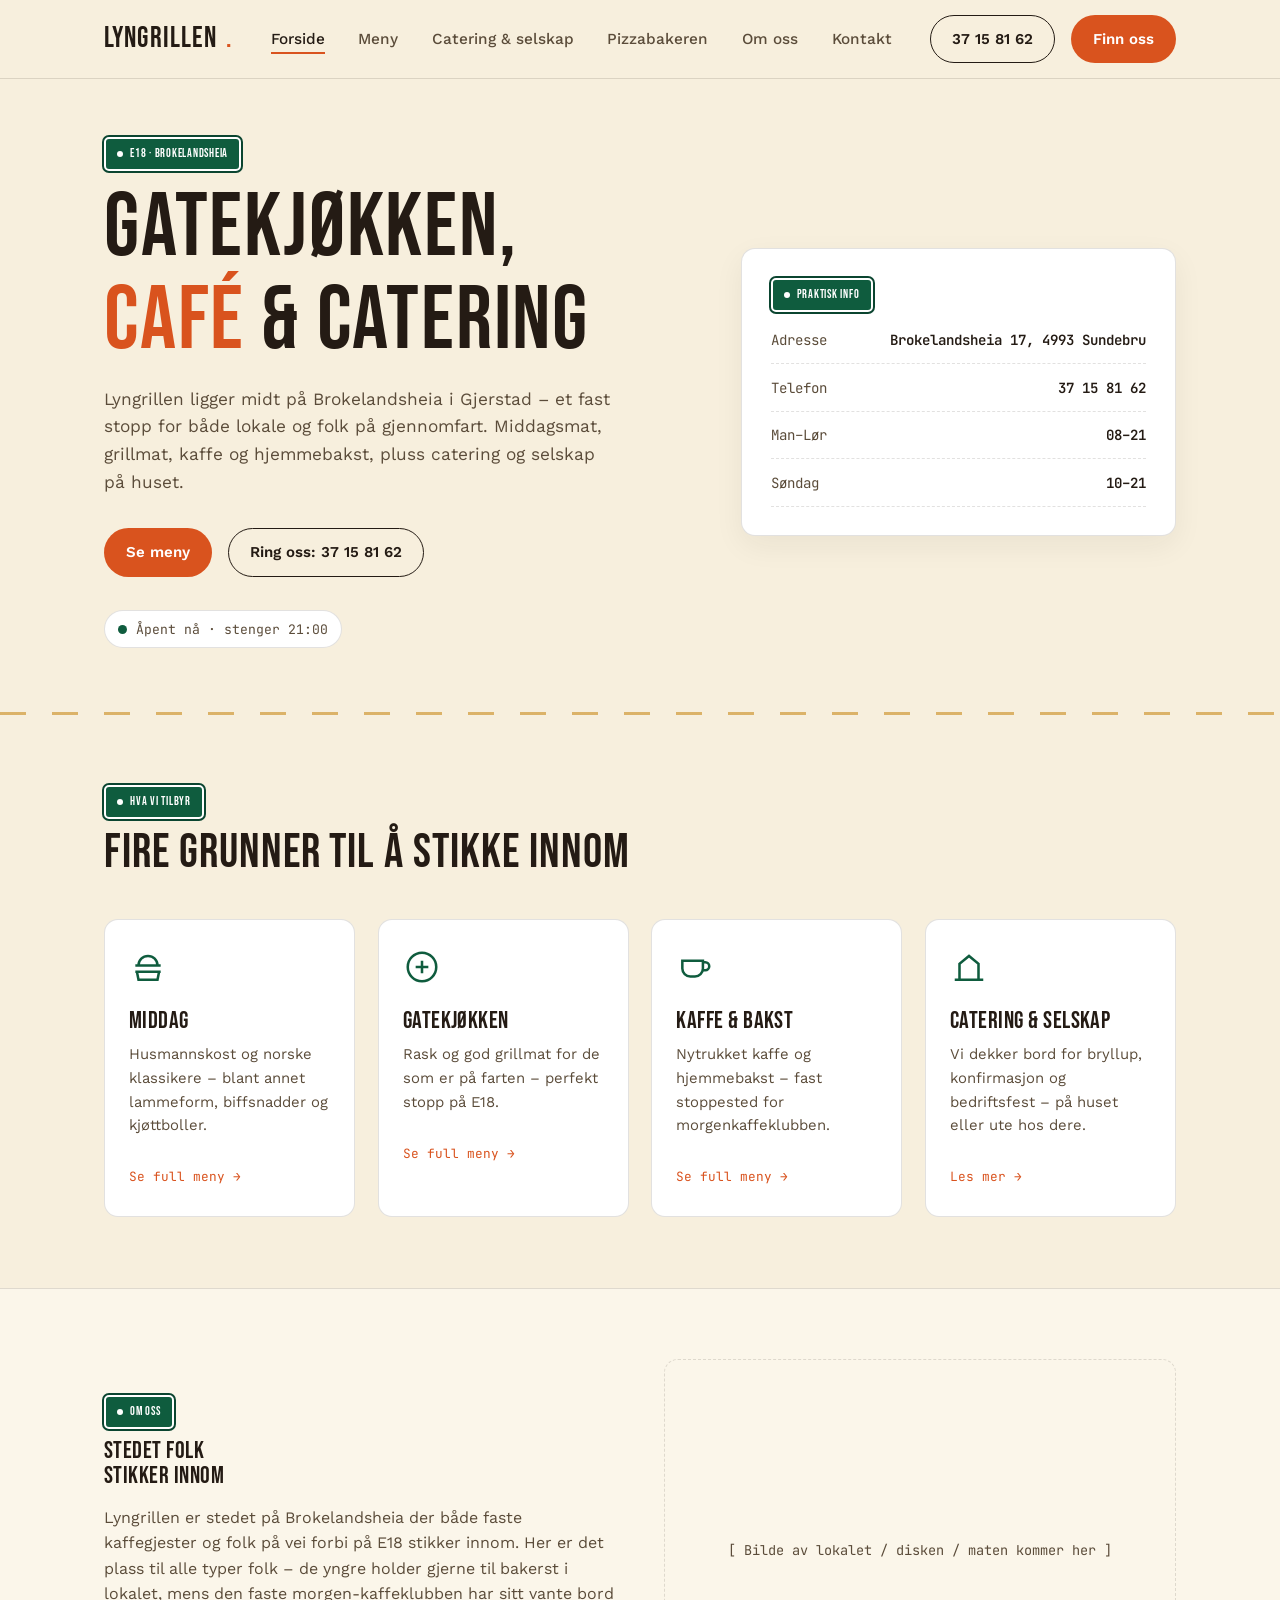
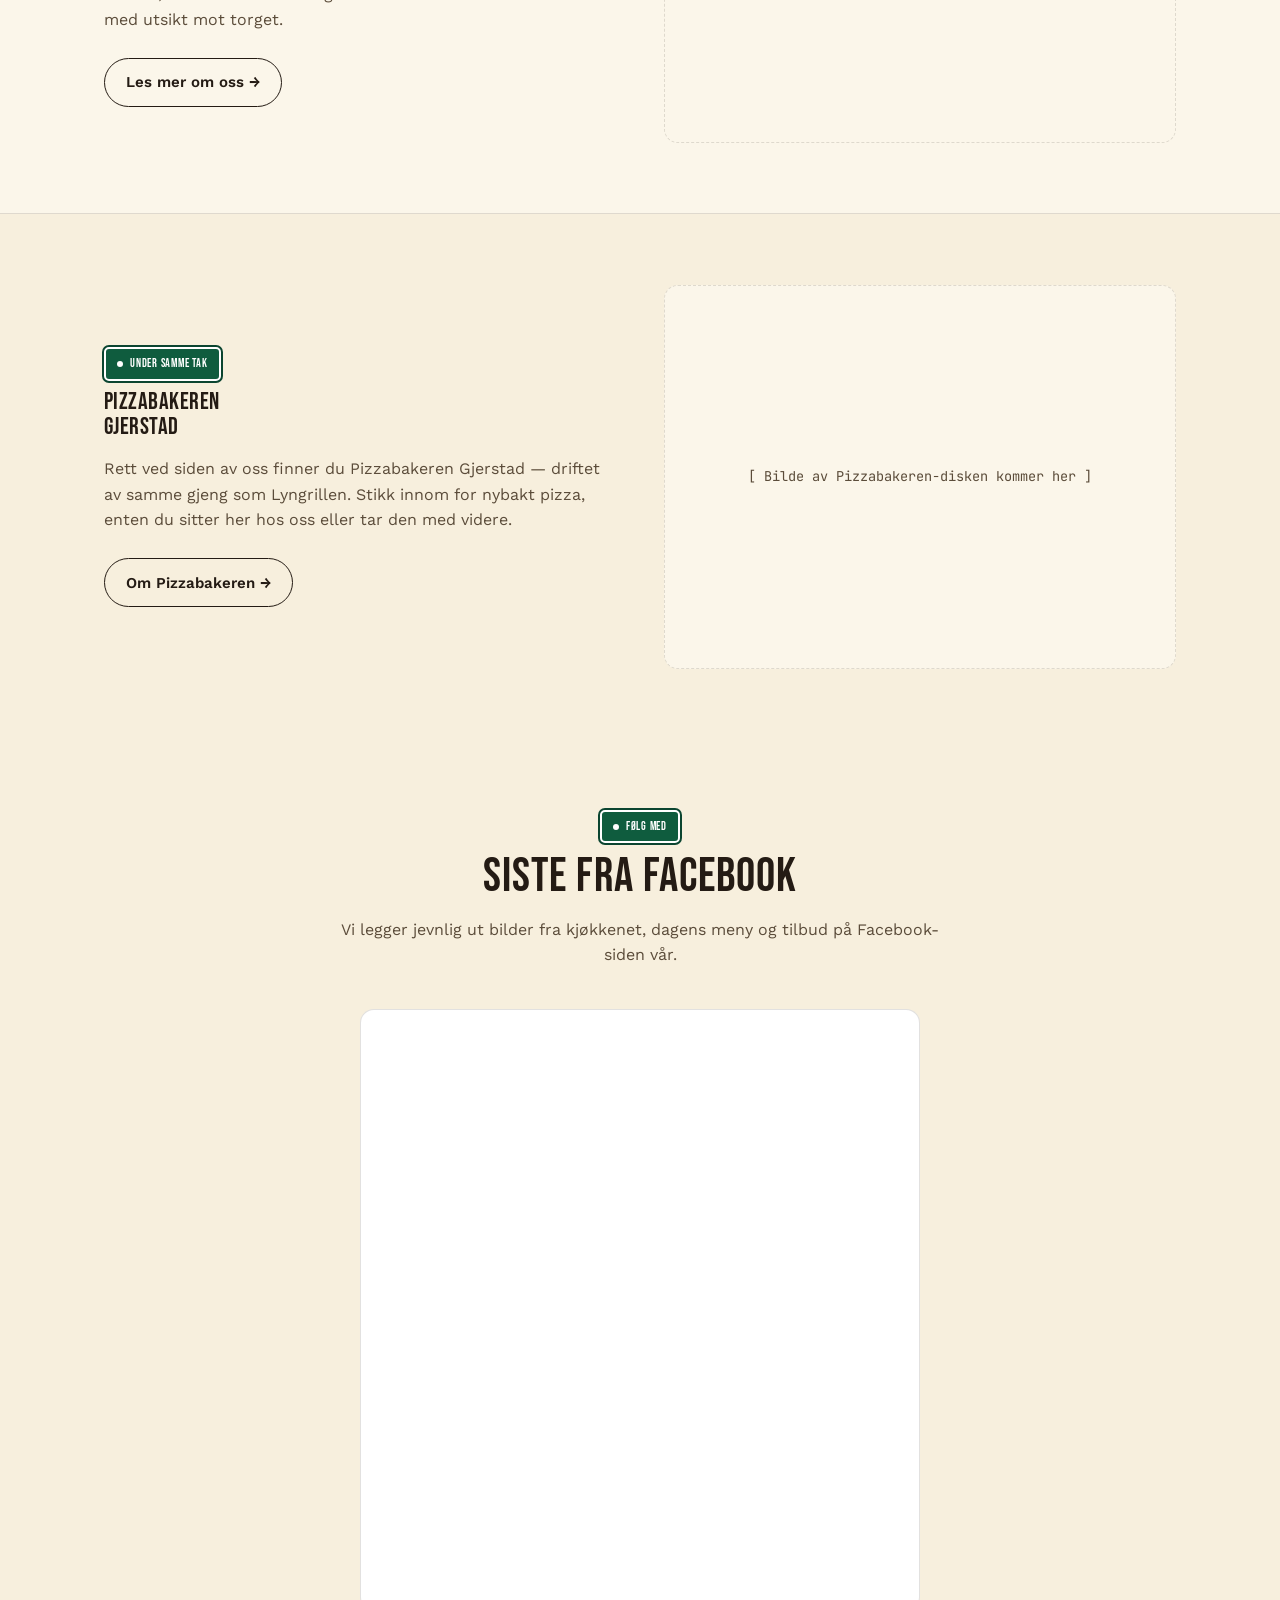
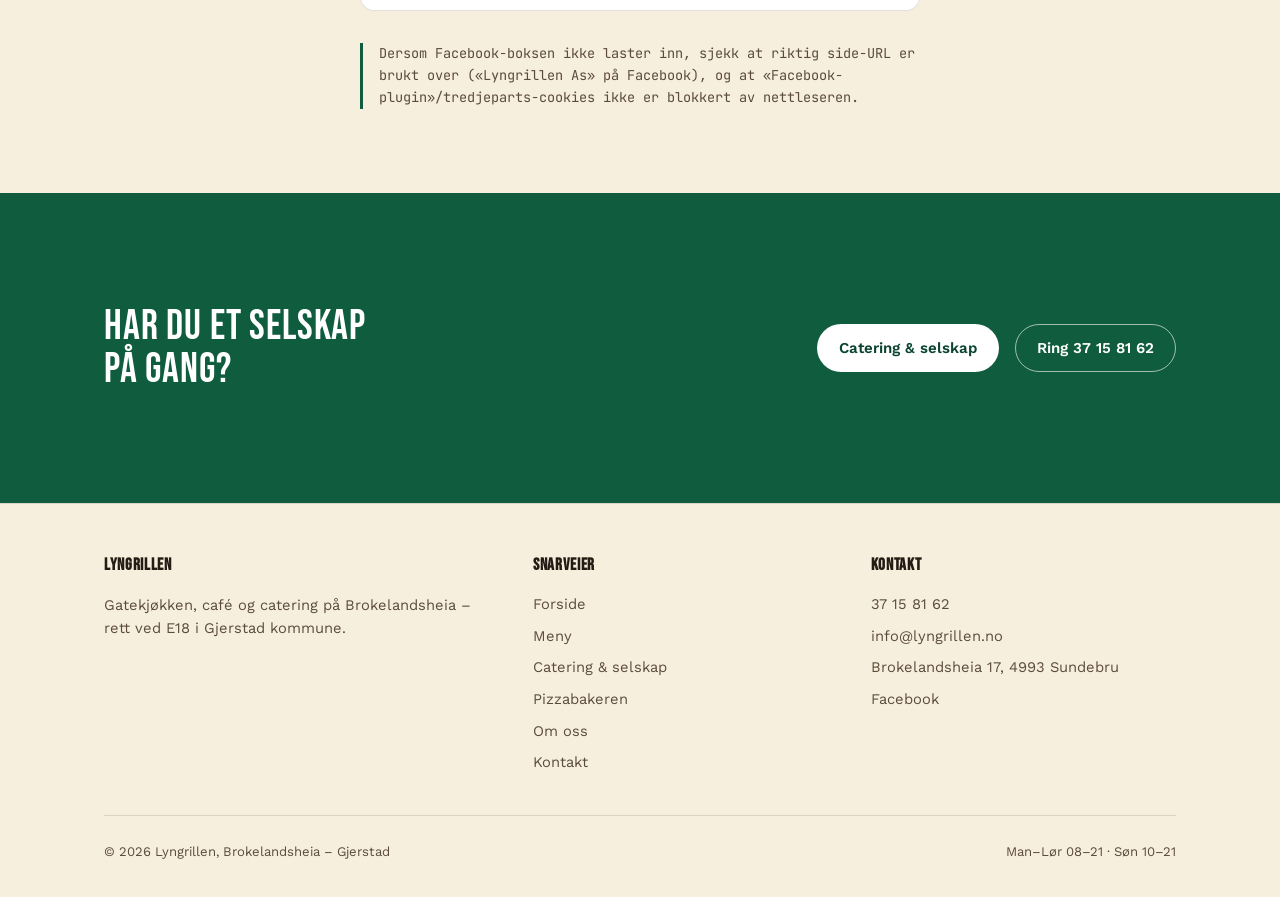
<file: index.html>
<!DOCTYPE html>
<html lang="no">
<head>
<meta charset="UTF-8">
<meta name="viewport" content="width=device-width, initial-scale=1.0">
<title>Lyngrillen – Gatekjøkken, Café &amp; Catering på Brokelandsheia</title>
<meta name="description" content="Lyngrillen på Brokelandsheia i Gjerstad – gatekjøkken, middagsmeny, kaffe og catering rett ved E18. Åpent 08–21 (10–21 på søndag).">

<link rel="icon" href="data:image/svg+xml,<svg xmlns=%22http://www.w3.org/2000/svg%22 viewBox=%220 0 100 100%22><circle cx=%2250%22 cy=%2250%22 r=%2250%22 fill=%22%23F7EFDD%22/><path d=%22M50 18c4 10-8 14-8 24 0 7 5 12 12 12 8 0 13-6 13-13 0-6-3-9-3-9s6 3 6 13c0 12-10 21-22 21S26 65 26 53c0-16 14-19 14-28 0-4-2-6-2-6s7 1 12 -1z%22 fill=%22%23D9531E%22/></svg>">

<link rel="preconnect" href="https://fonts.googleapis.com">
<link rel="preconnect" href="https://fonts.gstatic.com" crossorigin>
<link href="https://fonts.googleapis.com/css2?family=Bebas+Neue&family=Work+Sans:wght@400;500;600;700&family=JetBrains+Mono:wght@400;600&display=swap" rel="stylesheet">
<link rel="stylesheet" href="css/styles.css">
</head>
<body>

<header>
  <nav class="wrap">
    <a href="index.html" class="logo">LYNGRILLEN<span>.</span></a>
    <ul class="navlinks" id="navlinks">
      <li><a href="index.html" class="active">Forside</a></li>
      <li><a href="meny.html">Meny</a></li>
      <li><a href="catering.html">Catering &amp; selskap</a></li>
      <li><a href="pizzabakeren.html">Pizzabakeren</a></li>
      <li><a href="om-oss.html">Om oss</a></li>
      <li><a href="kontakt.html">Kontakt</a></li>
    </ul>
    <div class="navcta">
      <a href="tel:+4737158162" class="btn btn-ghost">37 15 81 62</a>
      <a href="kontakt.html" class="btn btn-primary">Finn oss</a>
      <button class="burger" id="burgerBtn" aria-label="Åpne meny" aria-expanded="false">☰</button>
    </div>
  </nav>
</header>

<main>

  <!-- ============ HERO ============ -->
  <section class="hero">
    <div class="wrap hero-inner">
      <div>
        <span class="signpost">E18 · Brokelandsheia</span>
        <h1>GATEKJØKKEN,<br><em>CAFÉ</em> &amp; CATERING</h1>
        <p class="hero-tag">Lyngrillen ligger midt på Brokelandsheia i Gjerstad – et fast stopp for både lokale og folk på gjennomfart. Middagsmat, grillmat, kaffe og hjemmebakst, pluss catering og selskap på huset.</p>
        <div class="hero-actions">
          <a href="meny.html" class="btn btn-primary">Se meny</a>
          <a href="tel:+4737158162" class="btn btn-ghost">Ring oss: 37 15 81 62</a>
        </div>
        <div class="status-badge">
          <span class="status-dot" id="statusDot"></span>
          <span id="statusText">Sjekker åpningstider …</span>
        </div>
      </div>

      <div class="hero-card">
        <span class="signpost">Praktisk info</span>
        <ul>
          <li><span>Adresse</span><span>Brokelandsheia 17, 4993 Sundebru</span></li>
          <li><span>Telefon</span><span>37 15 81 62</span></li>
          <li><span>Man–Lør</span><span>08–21</span></li>
          <li><span>Søndag</span><span>10–21</span></li>
        </ul>
      </div>
    </div>
  </section>

  <div class="roadline"></div>

  <!-- ============ SNARVEIER ============ -->
  <section>
    <div class="wrap">
      <div class="section-head">
        <span class="signpost">Hva vi tilbyr</span>
        <h2>Fire grunner til å stikke innom</h2>
      </div>

      <div class="card-grid">
        <div class="card">
          <svg class="icon" viewBox="0 0 24 24" fill="none" stroke="currentColor" stroke-width="1.6"><path d="M4 11h16M4 15h16M6 11a6 6 0 0112 0M5 15l1 5h12l1-5"/></svg>
          <h3>Middag</h3>
          <p>Husmannskost og norske klassikere – blant annet lammeform, biffsnadder og kjøttboller.</p>
          <a href="meny.html" class="card-link">Se full meny →</a>
        </div>
        <div class="card">
          <svg class="icon" viewBox="0 0 24 24" fill="none" stroke="currentColor" stroke-width="1.6"><circle cx="12" cy="12" r="9"/><path d="M8 12h8M12 8v8"/></svg>
          <h3>Gatekjøkken</h3>
          <p>Rask og god grillmat for de som er på farten – perfekt stopp på E18.</p>
          <a href="meny.html" class="card-link">Se full meny →</a>
        </div>
        <div class="card">
          <svg class="icon" viewBox="0 0 24 24" fill="none" stroke="currentColor" stroke-width="1.6"><path d="M4 8h13v5a5 5 0 01-5 5H9a5 5 0 01-5-5V8zM17 9h1.5a2.5 2.5 0 010 5H17"/></svg>
          <h3>Kaffe &amp; bakst</h3>
          <p>Nytrukket kaffe og hjemmebakst – fast stoppested for morgenkaffeklubben.</p>
          <a href="meny.html" class="card-link">Se full meny →</a>
        </div>
        <div class="card">
          <svg class="icon" viewBox="0 0 24 24" fill="none" stroke="currentColor" stroke-width="1.6"><path d="M3 20h18M6 20V10l6-5 6 5v10"/></svg>
          <h3>Catering &amp; selskap</h3>
          <p>Vi dekker bord for bryllup, konfirmasjon og bedriftsfest – på huset eller ute hos dere.</p>
          <a href="catering.html" class="card-link">Les mer →</a>
        </div>
      </div>
    </div>
  </section>

  <!-- ============ OM OSS TEASER ============ -->
  <section class="section-alt">
    <div class="wrap split">
      <div class="split-text">
        <span class="signpost">Om oss</span>
        <h2 style="margin-top:0.6rem;">Stedet folk<br>stikker innom</h2>
        <p>Lyngrillen er stedet på Brokelandsheia der både faste kaffegjester og folk på vei forbi på E18 stikker innom. Her er det plass til alle typer folk – de yngre holder gjerne til bakerst i lokalet, mens den faste morgen-kaffeklubben har sitt vante bord med utsikt mot torget.</p>
        <div class="hero-actions" style="margin-top:1.6rem;">
          <a href="om-oss.html" class="btn btn-ghost">Les mer om oss →</a>
        </div>
      </div>
      <div class="split-media">
        [ Bilde av lokalet / disken / maten kommer her ]
      </div>
    </div>
  </section>

  <!-- ============ PIZZABAKEREN TEASER ============ -->
  <section>
    <div class="wrap split reverse">
      <div class="split-media">
        [ Bilde av Pizzabakeren-disken kommer her ]
      </div>
      <div class="split-text">
        <span class="signpost">Under samme tak</span>
        <h2 style="margin-top:0.6rem;">Pizzabakeren<br>Gjerstad</h2>
        <p>Rett ved siden av oss finner du Pizzabakeren Gjerstad — driftet av samme gjeng som Lyngrillen. Stikk innom for nybakt pizza, enten du sitter her hos oss eller tar den med videre.</p>
        <div class="hero-actions" style="margin-top:1.6rem;">
          <a href="pizzabakeren.html" class="btn btn-ghost">Om Pizzabakeren →</a>
        </div>
      </div>
    </div>
  </section>

  <!-- ============ FACEBOOK ============ -->
  <section class="fb-section">
    <div class="wrap">
      <div class="section-head" style="margin-left:auto;margin-right:auto;text-align:center;">
        <span class="signpost">Følg med</span>
        <h2>Siste fra Facebook</h2>
        <p>Vi legger jevnlig ut bilder fra kjøkkenet, dagens meny og tilbud på Facebook-siden vår.</p>
      </div>
      <div class="fb-embed-wrap">
        <iframe
          src="https://www.facebook.com/plugins/page.php?href=https%3A%2F%2Fwww.facebook.com%2Fp%2FLyngrillen-As-100054392205674%2F&tabs=timeline&width=560&height=600&small_header=false&adapt_container_width=true&hide_cover=false&show_facepile=true"
          width="560" height="600"
          style="border:none;overflow:hidden;"
          scrolling="no" frameborder="0"
          allowfullscreen="true"
          allow="autoplay; clipboard-write; encrypted-media; picture-in-picture; web-share">
        </iframe>
      </div>
      <p class="note-box" style="text-align:left; max-width:560px; margin-left:auto; margin-right:auto;">Dersom Facebook-boksen ikke laster inn, sjekk at riktig side-URL er brukt over («Lyngrillen As» på Facebook), og at «Facebook-plugin»/tredjeparts-cookies ikke er blokkert av nettleseren.</p>
    </div>
  </section>

  <!-- ============ CTA-STRIPE ============ -->
  <section class="cta-strip">
    <div class="wrap">
      <h2>Har du et selskap<br>på gang?</h2>
      <div class="hero-actions" style="margin-top:0;">
        <a href="catering.html" class="btn btn-primary">Catering &amp; selskap</a>
        <a href="tel:+4737158162" class="btn btn-ghost">Ring 37 15 81 62</a>
      </div>
    </div>
  </section>

</main>

<footer>
  <div class="wrap">
    <div class="footer-grid">
      <div>
        <h5>LYNGRILLEN</h5>
        <p>Gatekjøkken, café og catering på Brokelandsheia – rett ved E18 i Gjerstad kommune.</p>
      </div>
      <div>
        <h5>Snarveier</h5>
        <a href="index.html">Forside</a>
        <a href="meny.html">Meny</a>
        <a href="catering.html">Catering &amp; selskap</a>
        <a href="pizzabakeren.html">Pizzabakeren</a>
        <a href="om-oss.html">Om oss</a>
        <a href="kontakt.html">Kontakt</a>
      </div>
      <div>
        <h5>Kontakt</h5>
        <a href="tel:+4737158162">37 15 81 62</a>
        <a href="mailto:info@lyngrillen.no">info@lyngrillen.no</a>
        <a href="https://www.google.com/maps/search/?api=1&query=Lyngrillen+Brokelandsheia" target="_blank" rel="noopener">Brokelandsheia 17, 4993 Sundebru</a>
        <a href="https://www.facebook.com/p/Lyngrillen-As-100054392205674/" target="_blank" rel="noopener">Facebook</a>
      </div>
    </div>
    <div class="footer-bottom">
      <span>© <span class="js-year"></span> Lyngrillen, Brokelandsheia – Gjerstad</span>
      <span>Man–Lør 08–21 · Søn 10–21</span>
    </div>
  </div>
</footer>

<script src="js/script.js"></script>
</body>
</html>
</file>
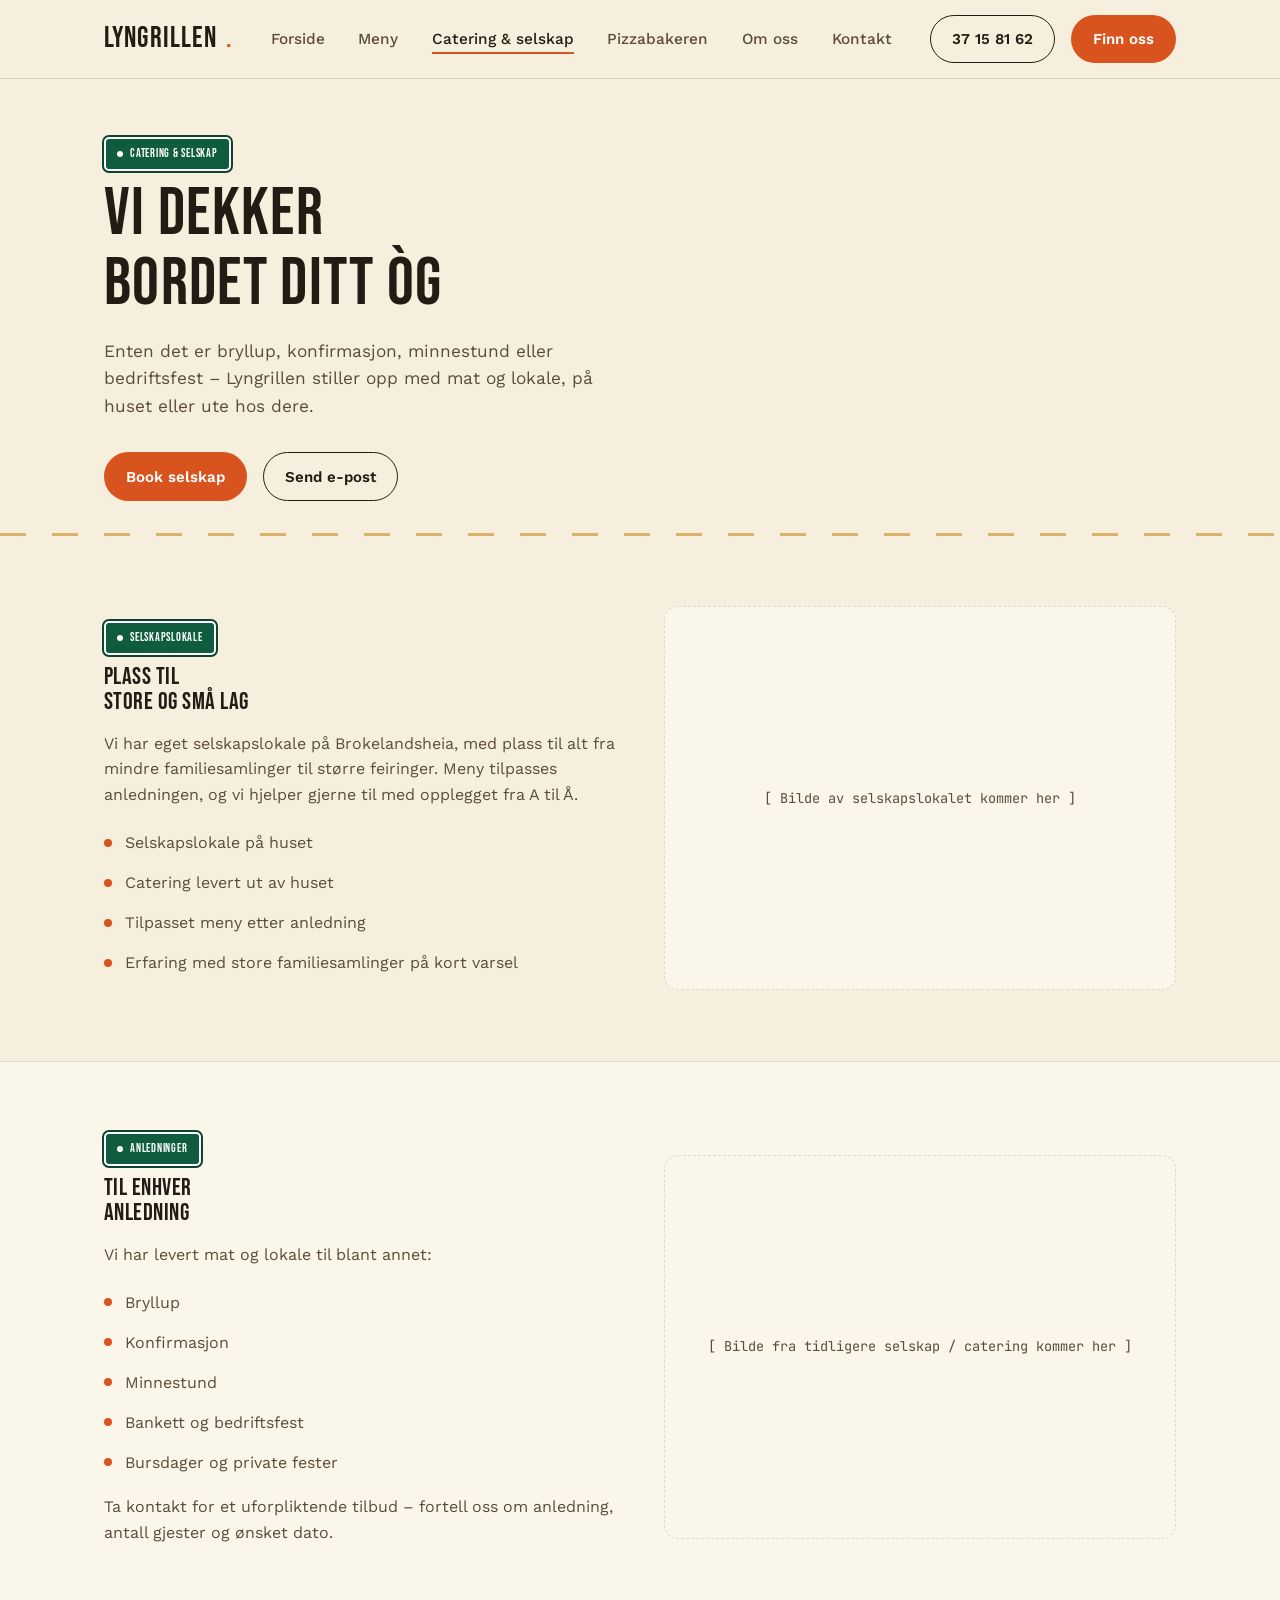
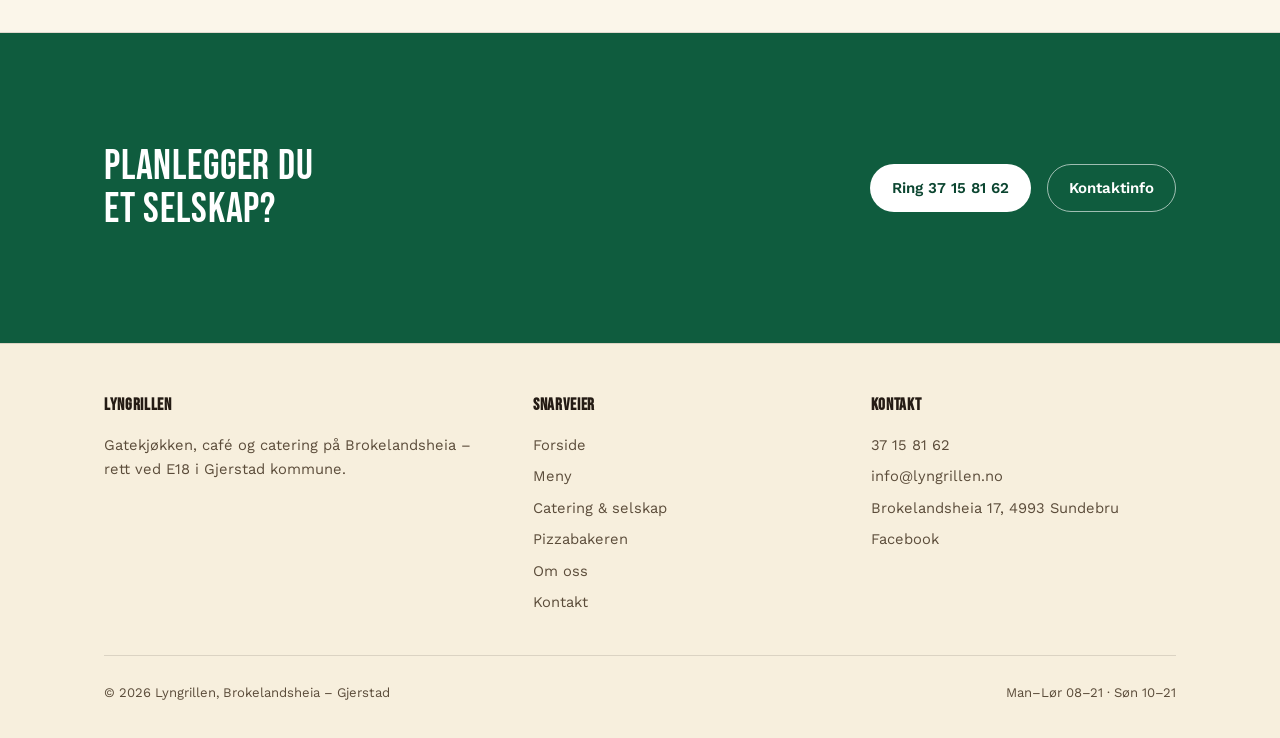
<file: catering.html>
<!DOCTYPE html>
<html lang="no">
<head>
<meta charset="UTF-8">
<meta name="viewport" content="width=device-width, initial-scale=1.0">
<title>Catering &amp; selskap – Lyngrillen</title>
<meta name="description" content="Lyngrillen stiller opp med catering og selskapslokale på Brokelandsheia – bryllup, konfirmasjon, minnestund og bedriftsfest.">

<link rel="icon" href="data:image/svg+xml,<svg xmlns=%22http://www.w3.org/2000/svg%22 viewBox=%220 0 100 100%22><circle cx=%2250%22 cy=%2250%22 r=%2250%22 fill=%22%23F7EFDD%22/><path d=%22M50 18c4 10-8 14-8 24 0 7 5 12 12 12 8 0 13-6 13-13 0-6-3-9-3-9s6 3 6 13c0 12-10 21-22 21S26 65 26 53c0-16 14-19 14-28 0-4-2-6-2-6s7 1 12 -1z%22 fill=%22%23D9531E%22/></svg>">

<link rel="preconnect" href="https://fonts.googleapis.com">
<link rel="preconnect" href="https://fonts.gstatic.com" crossorigin>
<link href="https://fonts.googleapis.com/css2?family=Bebas+Neue&family=Work+Sans:wght@400;500;600;700&family=JetBrains+Mono:wght@400;600&display=swap" rel="stylesheet">
<link rel="stylesheet" href="css/styles.css">
</head>
<body>

<header>
  <nav class="wrap">
    <a href="index.html" class="logo">LYNGRILLEN<span>.</span></a>
    <ul class="navlinks" id="navlinks">
      <li><a href="index.html">Forside</a></li>
      <li><a href="meny.html">Meny</a></li>
      <li><a href="catering.html" class="active">Catering &amp; selskap</a></li>
      <li><a href="pizzabakeren.html">Pizzabakeren</a></li>
      <li><a href="om-oss.html">Om oss</a></li>
      <li><a href="kontakt.html">Kontakt</a></li>
    </ul>
    <div class="navcta">
      <a href="tel:+4737158162" class="btn btn-ghost">37 15 81 62</a>
      <a href="kontakt.html" class="btn btn-primary">Finn oss</a>
      <button class="burger" id="burgerBtn" aria-label="Åpne meny" aria-expanded="false">☰</button>
    </div>
  </nav>
</header>

<main>

  <section class="hero" style="padding-bottom:2rem;">
    <div class="wrap">
      <span class="signpost">Catering &amp; selskap</span>
      <h1 style="margin-top:0.6rem; font-size:clamp(2.6rem,6vw,4.2rem);">Vi dekker<br>bordet ditt òg</h1>
      <p class="hero-tag">Enten det er bryllup, konfirmasjon, minnestund eller bedriftsfest – Lyngrillen stiller opp med mat og lokale, på huset eller ute hos dere.</p>
      <div class="hero-actions">
        <a href="tel:+4737158162" class="btn btn-primary">Book selskap</a>
        <a href="mailto:info@lyngrillen.no" class="btn btn-ghost">Send e-post</a>
      </div>
    </div>
  </section>

  <div class="roadline"></div>

  <section>
    <div class="wrap split">
      <div class="split-text">
        <span class="signpost">Selskapslokale</span>
        <h2 style="margin-top:0.6rem;">Plass til<br>store og små lag</h2>
        <p>Vi har eget selskapslokale på Brokelandsheia, med plass til alt fra mindre familiesamlinger til større feiringer. Meny tilpasses anledningen, og vi hjelper gjerne til med opplegget fra A til Å.</p>
        <ul class="list-check">
          <li>Selskapslokale på huset</li>
          <li>Catering levert ut av huset</li>
          <li>Tilpasset meny etter anledning</li>
          <li>Erfaring med store familiesamlinger på kort varsel</li>
        </ul>
      </div>
      <div class="split-media">
        [ Bilde av selskapslokalet kommer her ]
      </div>
    </div>
  </section>

  <section class="section-alt">
    <div class="wrap split reverse">
      <div class="split-media">
        [ Bilde fra tidligere selskap / catering kommer her ]
      </div>
      <div class="split-text">
        <span class="signpost">Anledninger</span>
        <h2 style="margin-top:0.6rem;">Til enhver<br>anledning</h2>
        <p>Vi har levert mat og lokale til blant annet:</p>
        <ul class="list-check">
          <li>Bryllup</li>
          <li>Konfirmasjon</li>
          <li>Minnestund</li>
          <li>Bankett og bedriftsfest</li>
          <li>Bursdager og private fester</li>
        </ul>
        <p style="margin-top:1.2rem;">Ta kontakt for et uforpliktende tilbud – fortell oss om anledning, antall gjester og ønsket dato.</p>
      </div>
    </div>
  </section>

  <section class="cta-strip">
    <div class="wrap">
      <h2>Planlegger du<br>et selskap?</h2>
      <div class="hero-actions" style="margin-top:0;">
        <a href="tel:+4737158162" class="btn btn-primary">Ring 37 15 81 62</a>
        <a href="kontakt.html" class="btn btn-ghost">Kontaktinfo</a>
      </div>
    </div>
  </section>

</main>

<footer>
  <div class="wrap">
    <div class="footer-grid">
      <div>
        <h5>LYNGRILLEN</h5>
        <p>Gatekjøkken, café og catering på Brokelandsheia – rett ved E18 i Gjerstad kommune.</p>
      </div>
      <div>
        <h5>Snarveier</h5>
        <a href="index.html">Forside</a>
        <a href="meny.html">Meny</a>
        <a href="catering.html">Catering &amp; selskap</a>
        <a href="pizzabakeren.html">Pizzabakeren</a>
        <a href="om-oss.html">Om oss</a>
        <a href="kontakt.html">Kontakt</a>
      </div>
      <div>
        <h5>Kontakt</h5>
        <a href="tel:+4737158162">37 15 81 62</a>
        <a href="mailto:info@lyngrillen.no">info@lyngrillen.no</a>
        <a href="https://www.google.com/maps/search/?api=1&query=Lyngrillen+Brokelandsheia" target="_blank" rel="noopener">Brokelandsheia 17, 4993 Sundebru</a>
        <a href="https://www.facebook.com/p/Lyngrillen-As-100054392205674/" target="_blank" rel="noopener">Facebook</a>
      </div>
    </div>
    <div class="footer-bottom">
      <span>© <span class="js-year"></span> Lyngrillen, Brokelandsheia – Gjerstad</span>
      <span>Man–Lør 08–21 · Søn 10–21</span>
    </div>
  </div>
</footer>

<script src="js/script.js"></script>
</body>
</html>
</file>
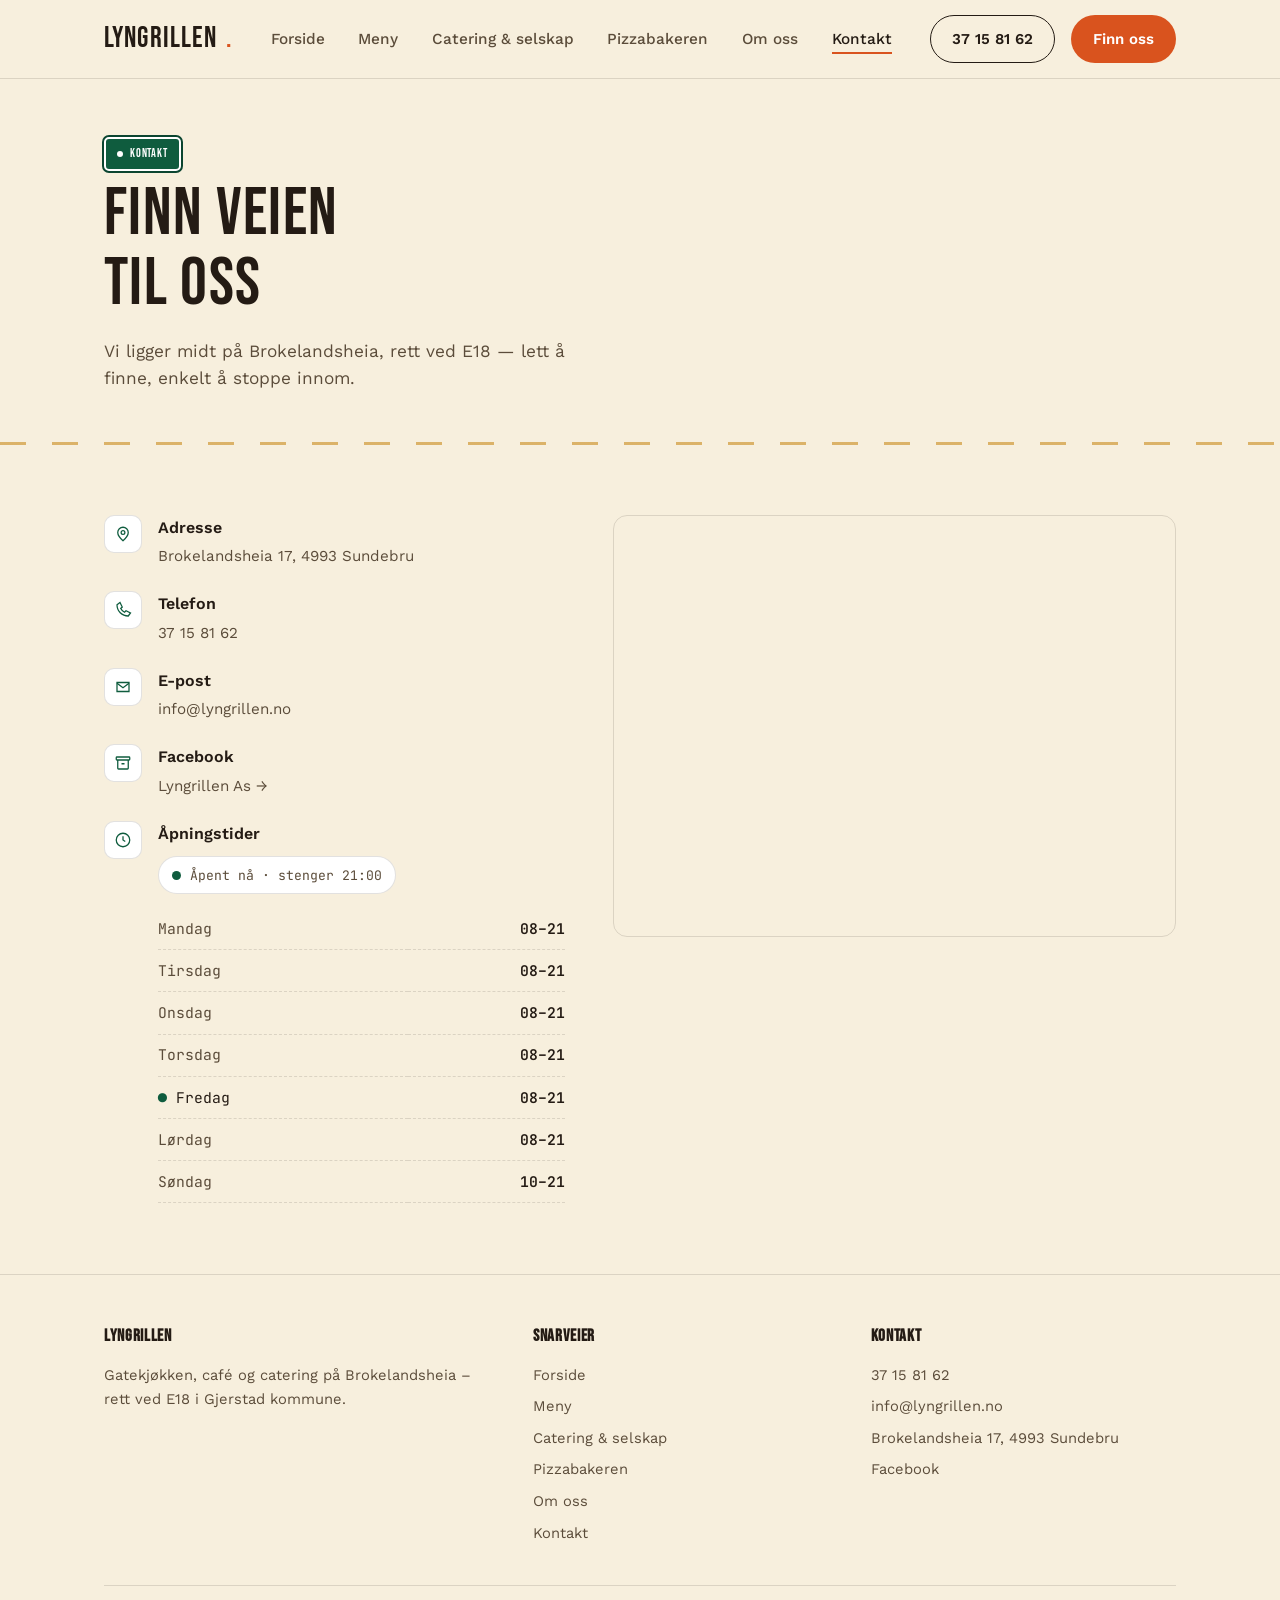
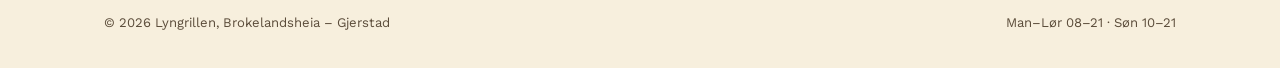
<file: kontakt.html>
<!DOCTYPE html>
<html lang="no">
<head>
<meta charset="UTF-8">
<meta name="viewport" content="width=device-width, initial-scale=1.0">
<title>Kontakt – Lyngrillen</title>
<meta name="description" content="Kontakt Lyngrillen på Brokelandsheia – adresse, telefon, åpningstider og kart.">

<link rel="icon" href="data:image/svg+xml,<svg xmlns=%22http://www.w3.org/2000/svg%22 viewBox=%220 0 100 100%22><circle cx=%2250%22 cy=%2250%22 r=%2250%22 fill=%22%23F7EFDD%22/><path d=%22M50 18c4 10-8 14-8 24 0 7 5 12 12 12 8 0 13-6 13-13 0-6-3-9-3-9s6 3 6 13c0 12-10 21-22 21S26 65 26 53c0-16 14-19 14-28 0-4-2-6-2-6s7 1 12 -1z%22 fill=%22%23D9531E%22/></svg>">

<link rel="preconnect" href="https://fonts.googleapis.com">
<link rel="preconnect" href="https://fonts.gstatic.com" crossorigin>
<link href="https://fonts.googleapis.com/css2?family=Bebas+Neue&family=Work+Sans:wght@400;500;600;700&family=JetBrains+Mono:wght@400;600&display=swap" rel="stylesheet">
<link rel="stylesheet" href="css/styles.css">
</head>
<body>

<header>
  <nav class="wrap">
    <a href="index.html" class="logo">LYNGRILLEN<span>.</span></a>
    <ul class="navlinks" id="navlinks">
      <li><a href="index.html">Forside</a></li>
      <li><a href="meny.html">Meny</a></li>
      <li><a href="catering.html">Catering &amp; selskap</a></li>
      <li><a href="pizzabakeren.html">Pizzabakeren</a></li>
      <li><a href="om-oss.html">Om oss</a></li>
      <li><a href="kontakt.html" class="active">Kontakt</a></li>
    </ul>
    <div class="navcta">
      <a href="tel:+4737158162" class="btn btn-ghost">37 15 81 62</a>
      <a href="kontakt.html" class="btn btn-primary">Finn oss</a>
      <button class="burger" id="burgerBtn" aria-label="Åpne meny" aria-expanded="false">☰</button>
    </div>
  </nav>
</header>

<main>

  <section class="hero" style="padding-bottom:2rem;">
    <div class="wrap">
      <span class="signpost">Kontakt</span>
      <h1 style="margin-top:0.6rem; font-size:clamp(2.6rem,6vw,4.2rem);">Finn veien<br>til oss</h1>
      <p class="hero-tag">Vi ligger midt på Brokelandsheia, rett ved E18 — lett å finne, enkelt å stoppe innom.</p>
    </div>
  </section>

  <div class="roadline"></div>

  <section>
    <div class="wrap contact-grid">
      <div class="contact-block">

        <div class="contact-item">
          <div class="ic">
            <svg width="18" height="18" viewBox="0 0 24 24" fill="none" stroke="currentColor" stroke-width="1.7"><path d="M12 21s-7-6.2-7-11a7 7 0 0114 0c0 4.8-7 11-7 11z"/><circle cx="12" cy="10" r="2.5"/></svg>
          </div>
          <div>
            <h4>Adresse</h4>
            <p>Brokelandsheia 17, 4993 Sundebru</p>
          </div>
        </div>

        <div class="contact-item">
          <div class="ic">
            <svg width="18" height="18" viewBox="0 0 24 24" fill="none" stroke="currentColor" stroke-width="1.7"><path d="M4 5c0 8.5 6.5 15 15 15l3-4-6-3-2 2c-2-1-4-3-5-5l2-2-3-6z"/></svg>
          </div>
          <div>
            <h4>Telefon</h4>
            <a href="tel:+4737158162">37 15 81 62</a>
          </div>
        </div>

        <div class="contact-item">
          <div class="ic">
            <svg width="18" height="18" viewBox="0 0 24 24" fill="none" stroke="currentColor" stroke-width="1.7"><path d="M4 6h16v12H4z"/><path d="M4 7l8 6 8-6"/></svg>
          </div>
          <div>
            <h4>E-post</h4>
            <a href="mailto:info@lyngrillen.no">info@lyngrillen.no</a>
          </div>
        </div>

        <div class="contact-item">
          <div class="ic">
            <svg width="18" height="18" viewBox="0 0 24 24" fill="none" stroke="currentColor" stroke-width="1.7"><rect x="3" y="4" width="18" height="4" rx="1"/><path d="M5 8v11a1 1 0 001 1h12a1 1 0 001-1V8M10 13h4"/></svg>
          </div>
          <div>
            <h4>Facebook</h4>
            <a href="https://www.facebook.com/p/Lyngrillen-As-100054392205674/" target="_blank" rel="noopener">Lyngrillen As →</a>
          </div>
        </div>

        <div class="contact-item" style="align-items:flex-start;">
          <div class="ic">
            <svg width="18" height="18" viewBox="0 0 24 24" fill="none" stroke="currentColor" stroke-width="1.7"><circle cx="12" cy="12" r="9"/><path d="M12 7v5l3 2"/></svg>
          </div>
          <div style="width:100%;">
            <h4 style="margin-bottom:0.6rem;">Åpningstider</h4>
            <div class="status-badge" style="margin-top:0; margin-bottom:0.9rem;">
              <span class="status-dot" id="statusDot"></span>
              <span id="statusText">Sjekker åpningstider …</span>
            </div>
            <table class="hours-table">
              <tr data-day="1"><td>Mandag</td><td>08–21</td></tr>
              <tr data-day="2"><td>Tirsdag</td><td>08–21</td></tr>
              <tr data-day="3"><td>Onsdag</td><td>08–21</td></tr>
              <tr data-day="4"><td>Torsdag</td><td>08–21</td></tr>
              <tr data-day="5"><td>Fredag</td><td>08–21</td></tr>
              <tr data-day="6"><td>Lørdag</td><td>08–21</td></tr>
              <tr data-day="0"><td>Søndag</td><td>10–21</td></tr>
            </table>
          </div>
        </div>

      </div>

      <div class="map-frame">
        <iframe src="https://www.google.com/maps/embed?pb=!1m18!1m12!1m3!1d271.9373314153455!2d9.073903078303184!3d58.822579858021754!2m3!1f0!2f0!3f0!3m2!1i1024!2i768!4f13.1!3m3!1m2!1s0x46470a4f2851fb8b%3A0x9092a08e4dfd19a8!2sLyngrillen!5e1!3m2!1sno!2sno!4v1788092702315!5m2!1sno!2sno" width="600" height="450" style="border:0;" allowfullscreen="" loading="lazy" referrerpolicy="strict-origin-when-cross-origin"></iframe>
      </div>
    </div>
  </section>

</main>

<footer>
  <div class="wrap">
    <div class="footer-grid">
      <div>
        <h5>LYNGRILLEN</h5>
        <p>Gatekjøkken, café og catering på Brokelandsheia – rett ved E18 i Gjerstad kommune.</p>
      </div>
      <div>
        <h5>Snarveier</h5>
        <a href="index.html">Forside</a>
        <a href="meny.html">Meny</a>
        <a href="catering.html">Catering &amp; selskap</a>
        <a href="pizzabakeren.html">Pizzabakeren</a>
        <a href="om-oss.html">Om oss</a>
        <a href="kontakt.html">Kontakt</a>
      </div>
      <div>
        <h5>Kontakt</h5>
        <a href="tel:+4737158162">37 15 81 62</a>
        <a href="mailto:info@lyngrillen.no">info@lyngrillen.no</a>
        <a href="https://www.google.com/maps/search/?api=1&query=Lyngrillen+Brokelandsheia" target="_blank" rel="noopener">Brokelandsheia 17, 4993 Sundebru</a>
        <a href="https://www.facebook.com/p/Lyngrillen-As-100054392205674/" target="_blank" rel="noopener">Facebook</a>
      </div>
    </div>
    <div class="footer-bottom">
      <span>© <span class="js-year"></span> Lyngrillen, Brokelandsheia – Gjerstad</span>
      <span>Man–Lør 08–21 · Søn 10–21</span>
    </div>
  </div>
</footer>

<script src="js/script.js"></script>
</body>
</html>
</file>
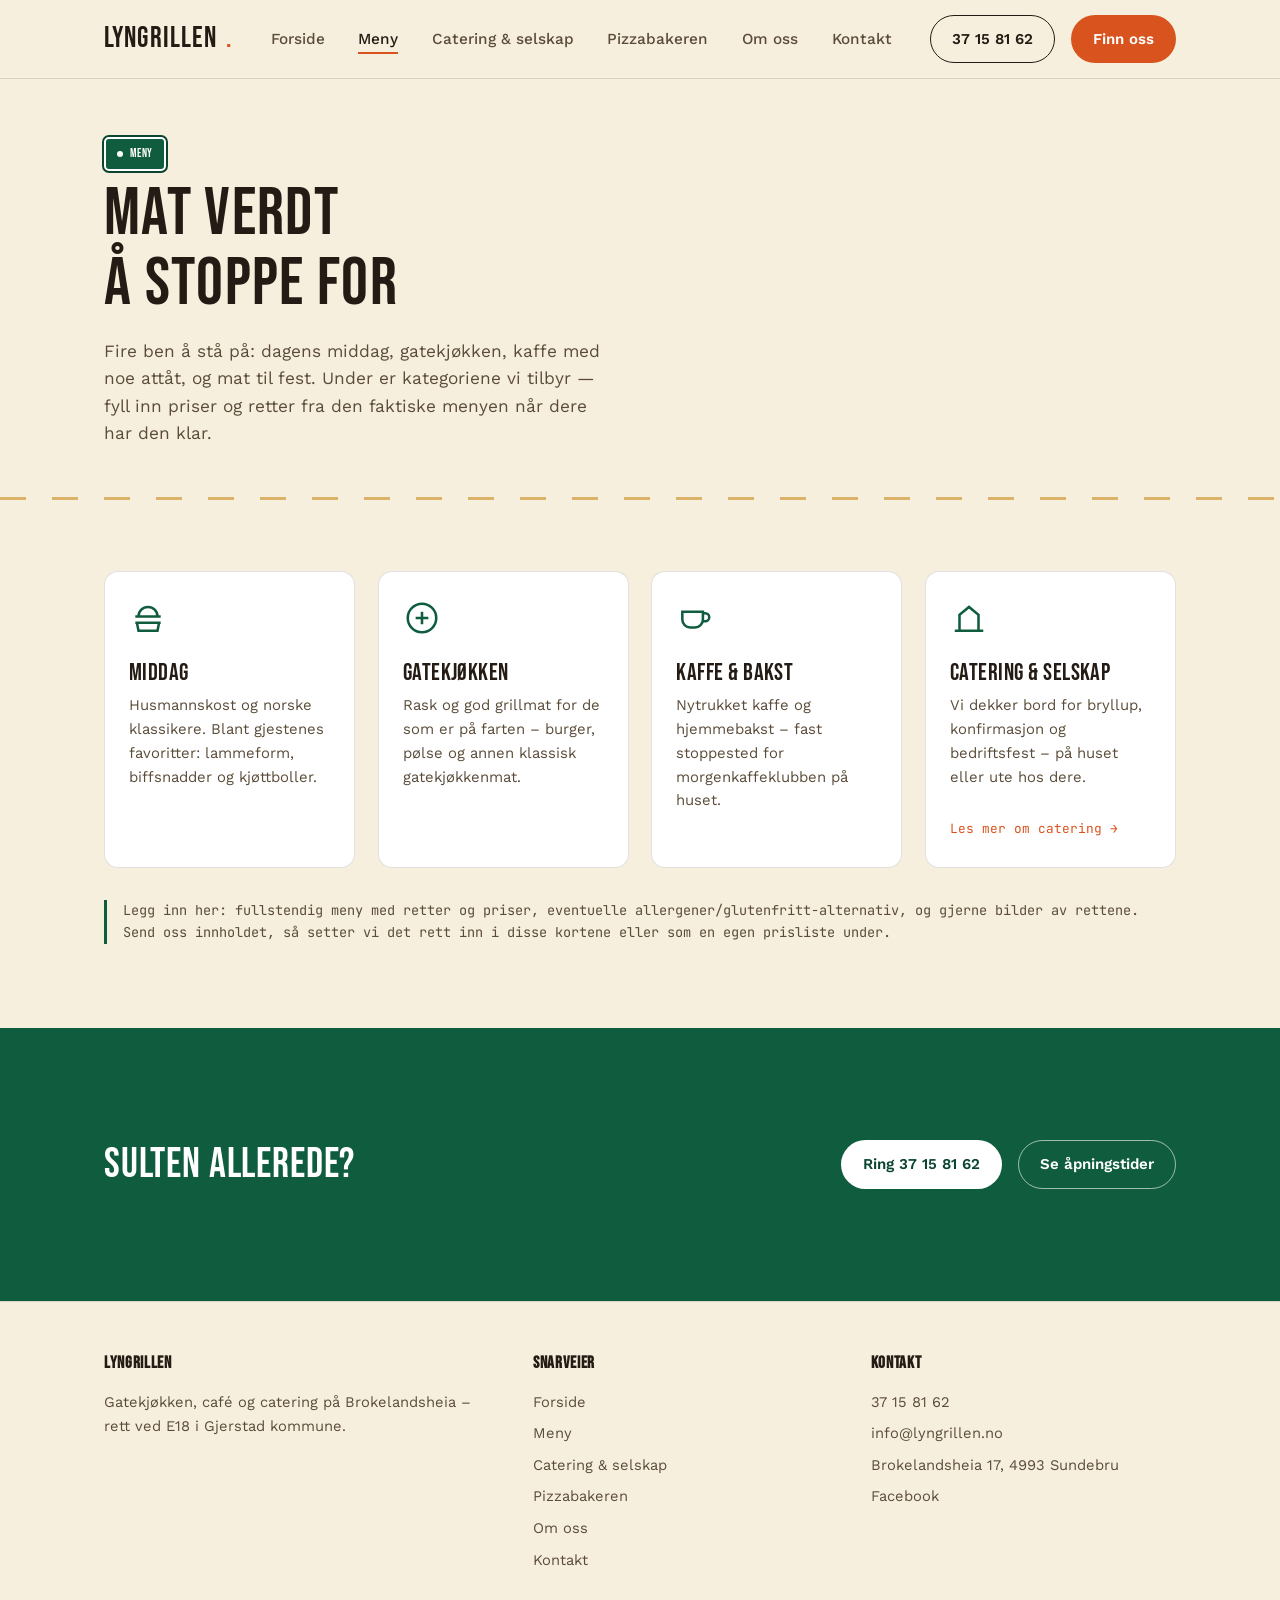
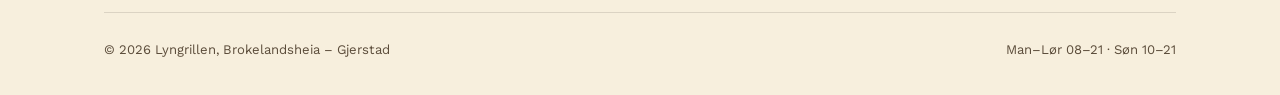
<file: meny.html>
<!DOCTYPE html>
<html lang="no">
<head>
<meta charset="UTF-8">
<meta name="viewport" content="width=device-width, initial-scale=1.0">
<title>Meny – Lyngrillen</title>
<meta name="description" content="Meny hos Lyngrillen på Brokelandsheia: middag, gatekjøkken, kaffe og bakst, samt catering og selskap.">

<link rel="icon" href="data:image/svg+xml,<svg xmlns=%22http://www.w3.org/2000/svg%22 viewBox=%220 0 100 100%22><circle cx=%2250%22 cy=%2250%22 r=%2250%22 fill=%22%23F7EFDD%22/><path d=%22M50 18c4 10-8 14-8 24 0 7 5 12 12 12 8 0 13-6 13-13 0-6-3-9-3-9s6 3 6 13c0 12-10 21-22 21S26 65 26 53c0-16 14-19 14-28 0-4-2-6-2-6s7 1 12 -1z%22 fill=%22%23D9531E%22/></svg>">

<link rel="preconnect" href="https://fonts.googleapis.com">
<link rel="preconnect" href="https://fonts.gstatic.com" crossorigin>
<link href="https://fonts.googleapis.com/css2?family=Bebas+Neue&family=Work+Sans:wght@400;500;600;700&family=JetBrains+Mono:wght@400;600&display=swap" rel="stylesheet">
<link rel="stylesheet" href="css/styles.css">
</head>
<body>

<header>
  <nav class="wrap">
    <a href="index.html" class="logo">LYNGRILLEN<span>.</span></a>
    <ul class="navlinks" id="navlinks">
      <li><a href="index.html">Forside</a></li>
      <li><a href="meny.html" class="active">Meny</a></li>
      <li><a href="catering.html">Catering &amp; selskap</a></li>
      <li><a href="pizzabakeren.html">Pizzabakeren</a></li>
      <li><a href="om-oss.html">Om oss</a></li>
      <li><a href="kontakt.html">Kontakt</a></li>
    </ul>
    <div class="navcta">
      <a href="tel:+4737158162" class="btn btn-ghost">37 15 81 62</a>
      <a href="kontakt.html" class="btn btn-primary">Finn oss</a>
      <button class="burger" id="burgerBtn" aria-label="Åpne meny" aria-expanded="false">☰</button>
    </div>
  </nav>
</header>

<main>

  <section class="hero" style="padding-bottom:2rem;">
    <div class="wrap">
      <span class="signpost">Meny</span>
      <h1 style="margin-top:0.6rem; font-size:clamp(2.6rem,6vw,4.2rem);">Mat verdt<br>å stoppe for</h1>
      <p class="hero-tag">Fire ben å stå på: dagens middag, gatekjøkken, kaffe med noe attåt, og mat til fest. Under er kategoriene vi tilbyr — fyll inn priser og retter fra den faktiske menyen når dere har den klar.</p>
    </div>
  </section>

  <div class="roadline"></div>

  <section>
    <div class="wrap">
      <div class="card-grid">

        <div class="card">
          <svg class="icon" viewBox="0 0 24 24" fill="none" stroke="currentColor" stroke-width="1.6"><path d="M4 11h16M4 15h16M6 11a6 6 0 0112 0M5 15l1 5h12l1-5"/></svg>
          <h3>Middag</h3>
          <p>Husmannskost og norske klassikere. Blant gjestenes favoritter: lammeform, biffsnadder og kjøttboller.</p>
        </div>

        <div class="card">
          <svg class="icon" viewBox="0 0 24 24" fill="none" stroke="currentColor" stroke-width="1.6"><circle cx="12" cy="12" r="9"/><path d="M8 12h8M12 8v8"/></svg>
          <h3>Gatekjøkken</h3>
          <p>Rask og god grillmat for de som er på farten – burger, pølse og annen klassisk gatekjøkkenmat.</p>
        </div>

        <div class="card">
          <svg class="icon" viewBox="0 0 24 24" fill="none" stroke="currentColor" stroke-width="1.6"><path d="M4 8h13v5a5 5 0 01-5 5H9a5 5 0 01-5-5V8zM17 9h1.5a2.5 2.5 0 010 5H17"/></svg>
          <h3>Kaffe &amp; bakst</h3>
          <p>Nytrukket kaffe og hjemmebakst – fast stoppested for morgenkaffeklubben på huset.</p>
        </div>

        <div class="card">
          <svg class="icon" viewBox="0 0 24 24" fill="none" stroke="currentColor" stroke-width="1.6"><path d="M3 20h18M6 20V10l6-5 6 5v10"/></svg>
          <h3>Catering &amp; selskap</h3>
          <p>Vi dekker bord for bryllup, konfirmasjon og bedriftsfest – på huset eller ute hos dere.</p>
          <a href="catering.html" class="card-link">Les mer om catering →</a>
        </div>

      </div>

      <p class="note-box">Legg inn her: fullstendig meny med retter og priser, eventuelle allergener/glutenfritt-alternativ, og gjerne bilder av rettene. Send oss innholdet, så setter vi det rett inn i disse kortene eller som en egen prisliste under.</p>
    </div>
  </section>

  <section class="cta-strip">
    <div class="wrap">
      <h2>Sulten allerede?</h2>
      <div class="hero-actions" style="margin-top:0;">
        <a href="tel:+4737158162" class="btn btn-primary">Ring 37 15 81 62</a>
        <a href="kontakt.html" class="btn btn-ghost">Se åpningstider</a>
      </div>
    </div>
  </section>

</main>

<footer>
  <div class="wrap">
    <div class="footer-grid">
      <div>
        <h5>LYNGRILLEN</h5>
        <p>Gatekjøkken, café og catering på Brokelandsheia – rett ved E18 i Gjerstad kommune.</p>
      </div>
      <div>
        <h5>Snarveier</h5>
        <a href="index.html">Forside</a>
        <a href="meny.html">Meny</a>
        <a href="catering.html">Catering &amp; selskap</a>
        <a href="pizzabakeren.html">Pizzabakeren</a>
        <a href="om-oss.html">Om oss</a>
        <a href="kontakt.html">Kontakt</a>
      </div>
      <div>
        <h5>Kontakt</h5>
        <a href="tel:+4737158162">37 15 81 62</a>
        <a href="mailto:info@lyngrillen.no">info@lyngrillen.no</a>
        <a href="https://www.google.com/maps/search/?api=1&query=Lyngrillen+Brokelandsheia" target="_blank" rel="noopener">Brokelandsheia 17, 4993 Sundebru</a>
        <a href="https://www.facebook.com/p/Lyngrillen-As-100054392205674/" target="_blank" rel="noopener">Facebook</a>
      </div>
    </div>
    <div class="footer-bottom">
      <span>© <span class="js-year"></span> Lyngrillen, Brokelandsheia – Gjerstad</span>
      <span>Man–Lør 08–21 · Søn 10–21</span>
    </div>
  </div>
</footer>

<script src="js/script.js"></script>
</body>
</html>
</file>
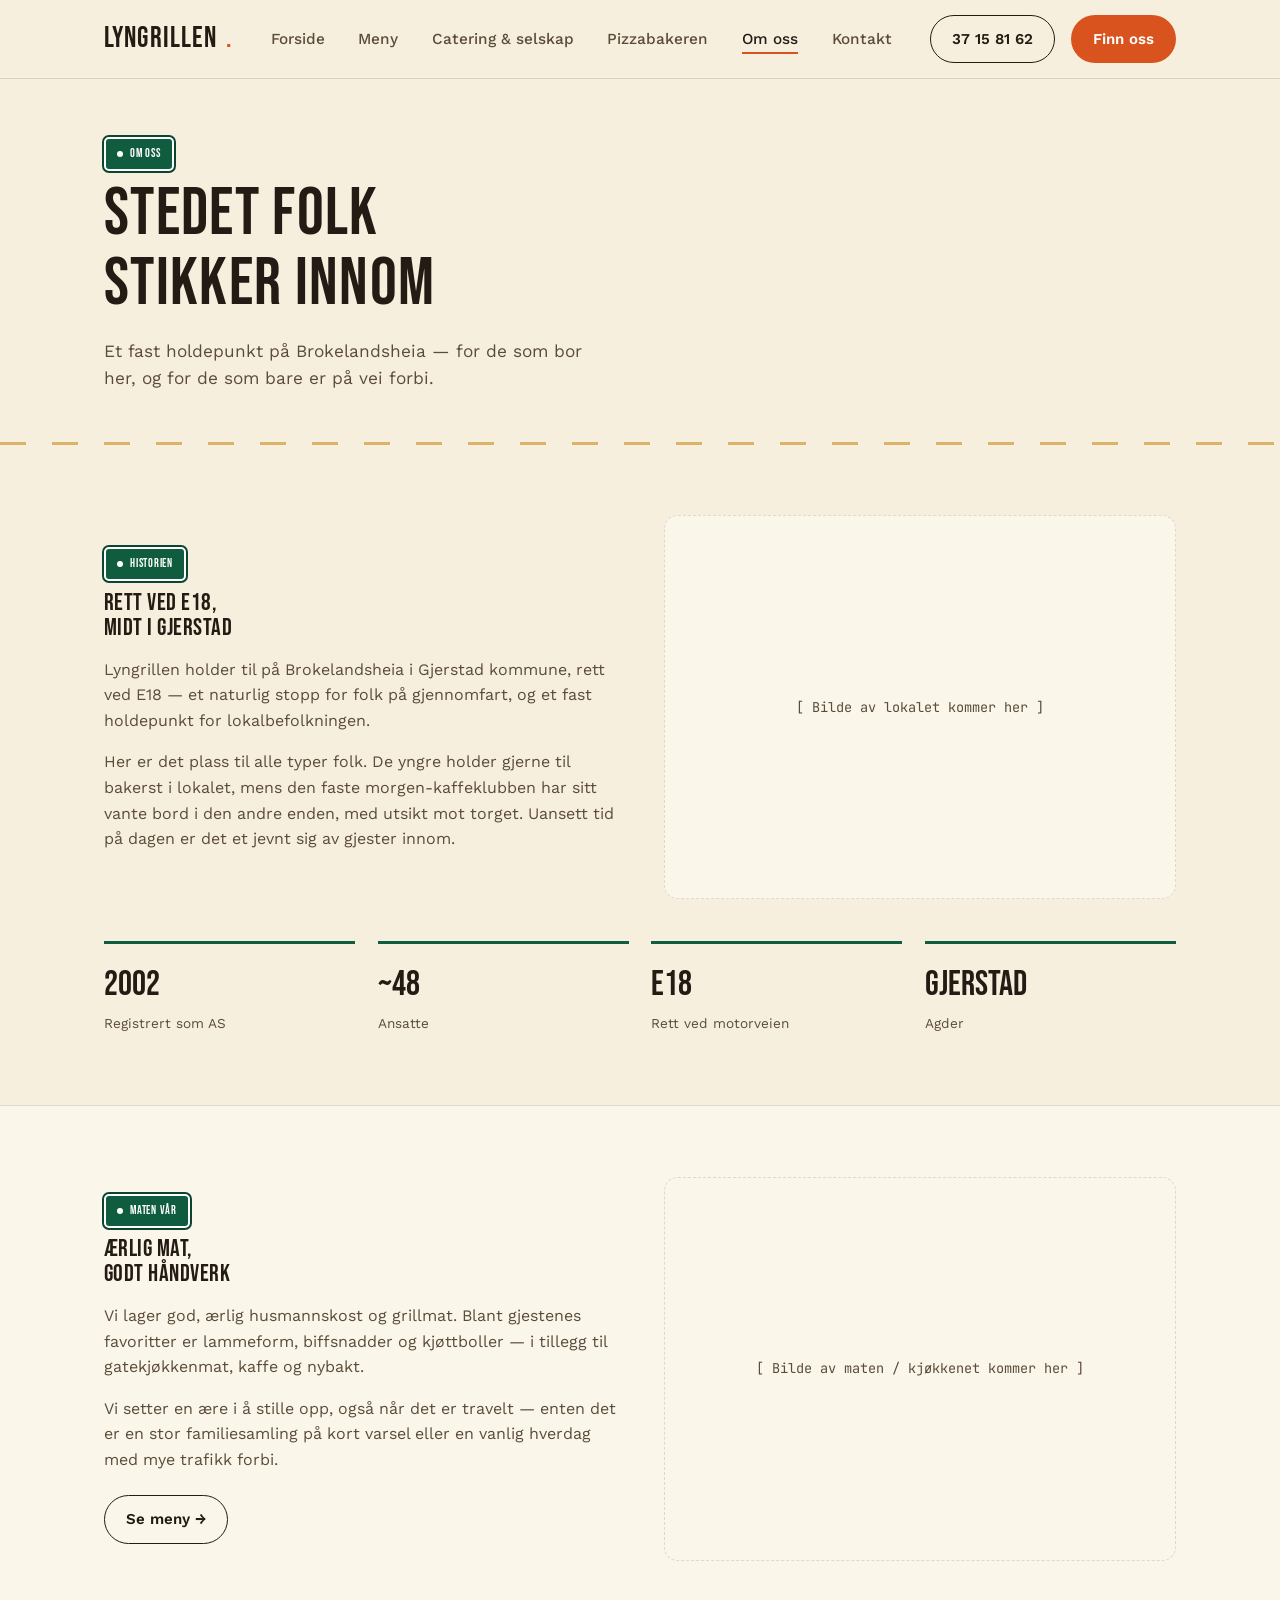
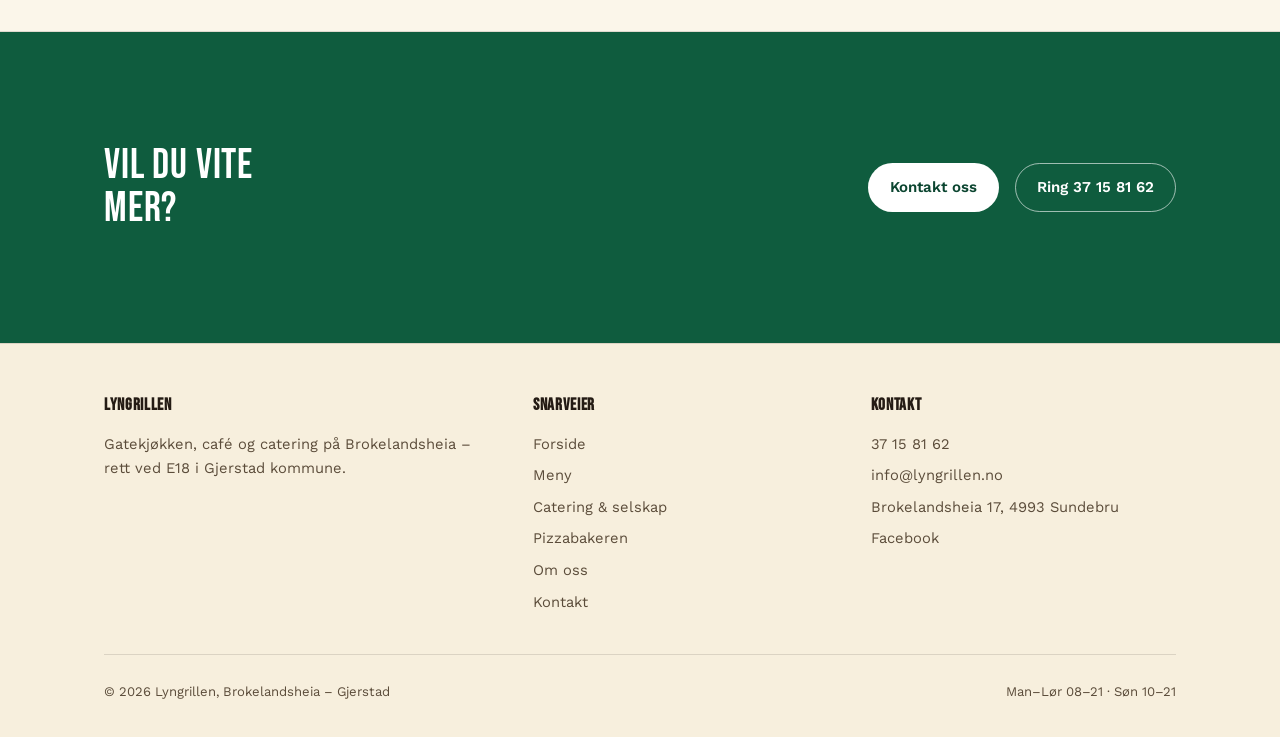
<file: om-oss.html>
<!DOCTYPE html>
<html lang="no">
<head>
<meta charset="UTF-8">
<meta name="viewport" content="width=device-width, initial-scale=1.0">
<title>Om oss – Lyngrillen</title>
<meta name="description" content="Om Lyngrillen – gatekjøkken, café og catering på Brokelandsheia i Gjerstad kommune.">

<link rel="icon" href="data:image/svg+xml,<svg xmlns=%22http://www.w3.org/2000/svg%22 viewBox=%220 0 100 100%22><circle cx=%2250%22 cy=%2250%22 r=%2250%22 fill=%22%23F7EFDD%22/><path d=%22M50 18c4 10-8 14-8 24 0 7 5 12 12 12 8 0 13-6 13-13 0-6-3-9-3-9s6 3 6 13c0 12-10 21-22 21S26 65 26 53c0-16 14-19 14-28 0-4-2-6-2-6s7 1 12 -1z%22 fill=%22%23D9531E%22/></svg>">

<link rel="preconnect" href="https://fonts.googleapis.com">
<link rel="preconnect" href="https://fonts.gstatic.com" crossorigin>
<link href="https://fonts.googleapis.com/css2?family=Bebas+Neue&family=Work+Sans:wght@400;500;600;700&family=JetBrains+Mono:wght@400;600&display=swap" rel="stylesheet">
<link rel="stylesheet" href="css/styles.css">
</head>
<body>

<header>
  <nav class="wrap">
    <a href="index.html" class="logo">LYNGRILLEN<span>.</span></a>
    <ul class="navlinks" id="navlinks">
      <li><a href="index.html">Forside</a></li>
      <li><a href="meny.html">Meny</a></li>
      <li><a href="catering.html">Catering &amp; selskap</a></li>
      <li><a href="pizzabakeren.html">Pizzabakeren</a></li>
      <li><a href="om-oss.html" class="active">Om oss</a></li>
      <li><a href="kontakt.html">Kontakt</a></li>
    </ul>
    <div class="navcta">
      <a href="tel:+4737158162" class="btn btn-ghost">37 15 81 62</a>
      <a href="kontakt.html" class="btn btn-primary">Finn oss</a>
      <button class="burger" id="burgerBtn" aria-label="Åpne meny" aria-expanded="false">☰</button>
    </div>
  </nav>
</header>

<main>

  <section class="hero" style="padding-bottom:2rem;">
    <div class="wrap">
      <span class="signpost">Om oss</span>
      <h1 style="margin-top:0.6rem; font-size:clamp(2.6rem,6vw,4.2rem);">Stedet folk<br>stikker innom</h1>
      <p class="hero-tag">Et fast holdepunkt på Brokelandsheia — for de som bor her, og for de som bare er på vei forbi.</p>
    </div>
  </section>

  <div class="roadline"></div>

  <section>
    <div class="wrap split">
      <div class="split-text">
        <span class="signpost">Historien</span>
        <h2 style="margin-top:0.6rem;">Rett ved E18,<br>midt i Gjerstad</h2>
        <p>Lyngrillen holder til på Brokelandsheia i Gjerstad kommune, rett ved E18 — et naturlig stopp for folk på gjennomfart, og et fast holdepunkt for lokalbefolkningen.</p>
        <p>Her er det plass til alle typer folk. De yngre holder gjerne til bakerst i lokalet, mens den faste morgen-kaffeklubben har sitt vante bord i den andre enden, med utsikt mot torget. Uansett tid på dagen er det et jevnt sig av gjester innom.</p>
      </div>
      <div class="split-media">
        [ Bilde av lokalet kommer her ]
      </div>
    </div>

    <div class="wrap">
      <div class="stat-row">
        <div class="stat">
          <div class="num">2002</div>
          <div class="label">Registrert som AS</div>
        </div>
        <div class="stat">
          <div class="num">~48</div>
          <div class="label">Ansatte</div>
        </div>
        <div class="stat">
          <div class="num">E18</div>
          <div class="label">Rett ved motorveien</div>
        </div>
        <div class="stat">
          <div class="num">Gjerstad</div>
          <div class="label">Agder</div>
        </div>
      </div>
    </div>
  </section>

  <section class="section-alt">
    <div class="wrap split reverse">
      <div class="split-media">
        [ Bilde av maten / kjøkkenet kommer her ]
      </div>
      <div class="split-text">
        <span class="signpost">Maten vår</span>
        <h2 style="margin-top:0.6rem;">Ærlig mat,<br>godt håndverk</h2>
        <p>Vi lager god, ærlig husmannskost og grillmat. Blant gjestenes favoritter er lammeform, biffsnadder og kjøttboller — i tillegg til gatekjøkkenmat, kaffe og nybakt.</p>
        <p>Vi setter en ære i å stille opp, også når det er travelt — enten det er en stor familiesamling på kort varsel eller en vanlig hverdag med mye trafikk forbi.</p>
        <div class="hero-actions" style="margin-top:1.4rem;">
          <a href="meny.html" class="btn btn-ghost">Se meny →</a>
        </div>
      </div>
    </div>
  </section>

  <section class="cta-strip">
    <div class="wrap">
      <h2>Vil du vite<br>mer?</h2>
      <div class="hero-actions" style="margin-top:0;">
        <a href="kontakt.html" class="btn btn-primary">Kontakt oss</a>
        <a href="tel:+4737158162" class="btn btn-ghost">Ring 37 15 81 62</a>
      </div>
    </div>
  </section>

</main>

<footer>
  <div class="wrap">
    <div class="footer-grid">
      <div>
        <h5>LYNGRILLEN</h5>
        <p>Gatekjøkken, café og catering på Brokelandsheia – rett ved E18 i Gjerstad kommune.</p>
      </div>
      <div>
        <h5>Snarveier</h5>
        <a href="index.html">Forside</a>
        <a href="meny.html">Meny</a>
        <a href="catering.html">Catering &amp; selskap</a>
        <a href="pizzabakeren.html">Pizzabakeren</a>
        <a href="om-oss.html">Om oss</a>
        <a href="kontakt.html">Kontakt</a>
      </div>
      <div>
        <h5>Kontakt</h5>
        <a href="tel:+4737158162">37 15 81 62</a>
        <a href="mailto:info@lyngrillen.no">info@lyngrillen.no</a>
        <a href="https://www.google.com/maps/search/?api=1&query=Lyngrillen+Brokelandsheia" target="_blank" rel="noopener">Brokelandsheia 17, 4993 Sundebru</a>
        <a href="https://www.facebook.com/p/Lyngrillen-As-100054392205674/" target="_blank" rel="noopener">Facebook</a>
      </div>
    </div>
    <div class="footer-bottom">
      <span>© <span class="js-year"></span> Lyngrillen, Brokelandsheia – Gjerstad</span>
      <span>Man–Lør 08–21 · Søn 10–21</span>
    </div>
  </div>
</footer>

<script src="js/script.js"></script>
</body>
</html>
</file>
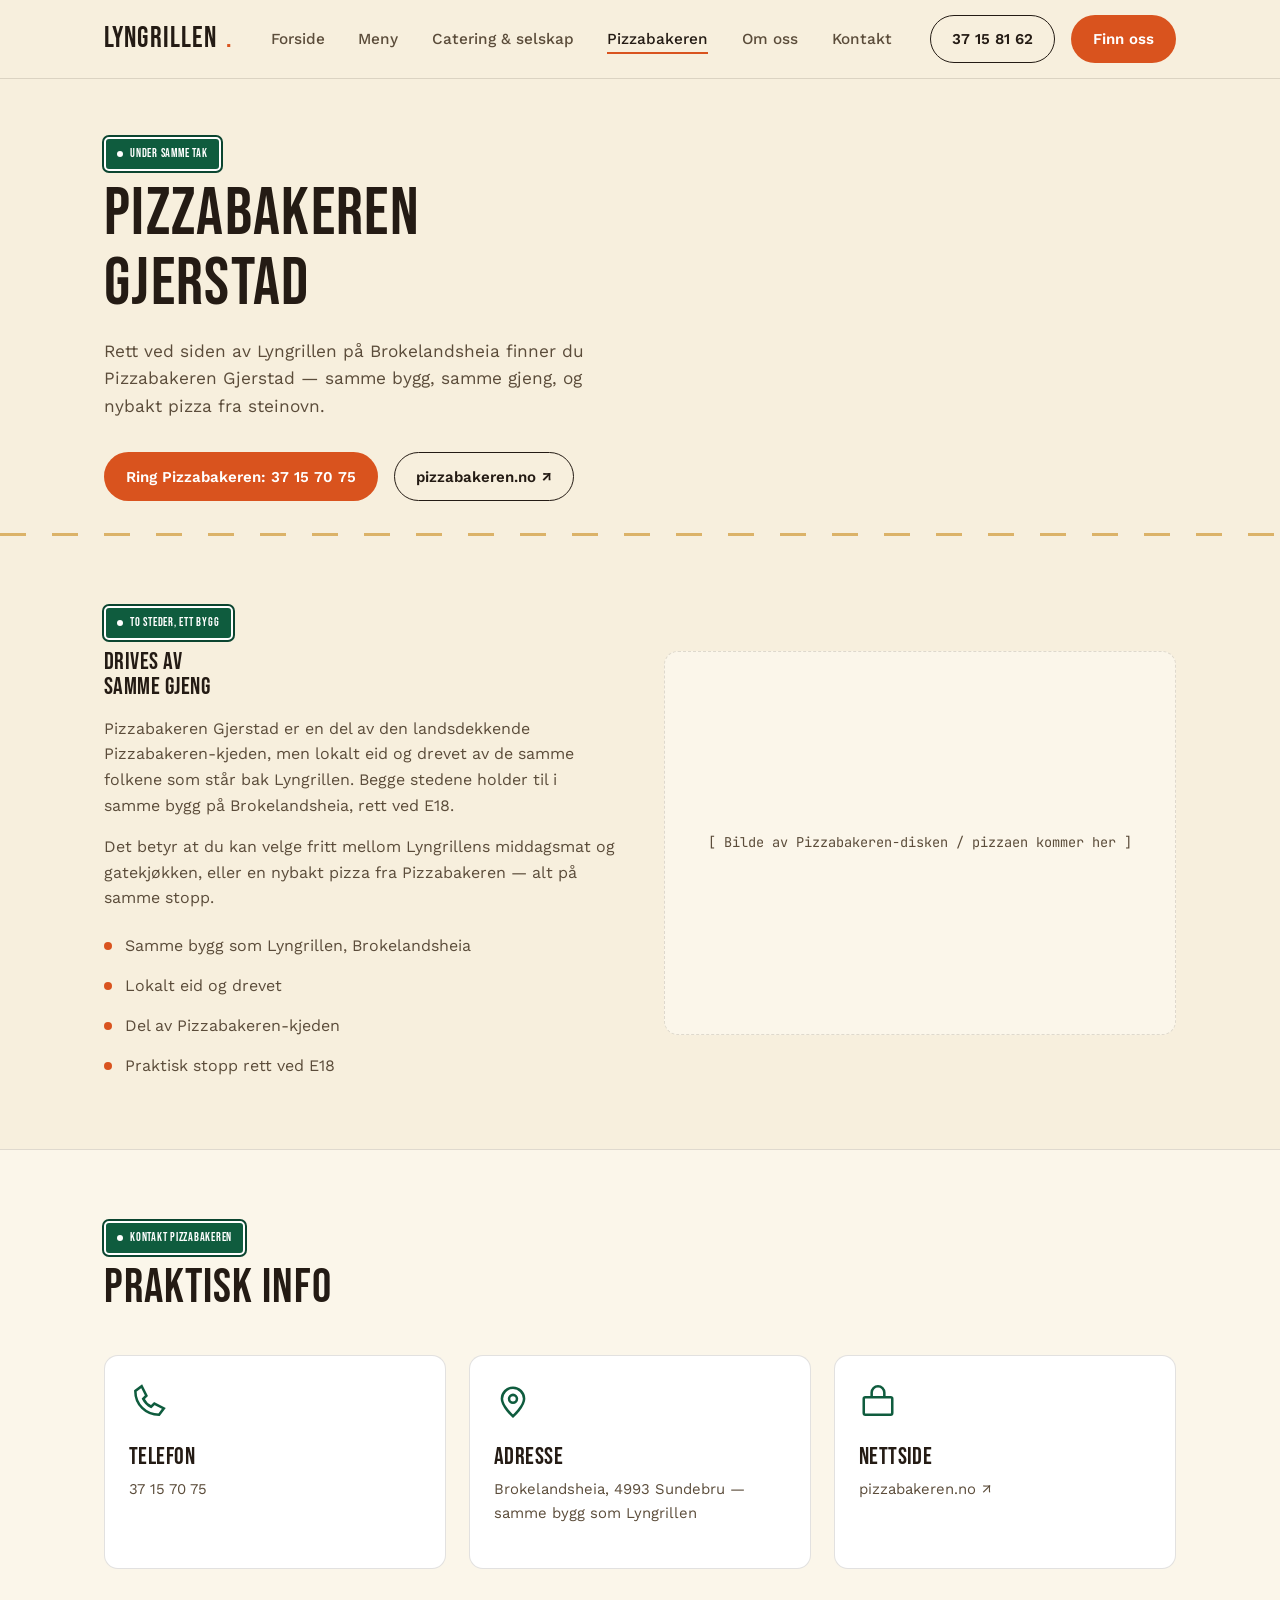
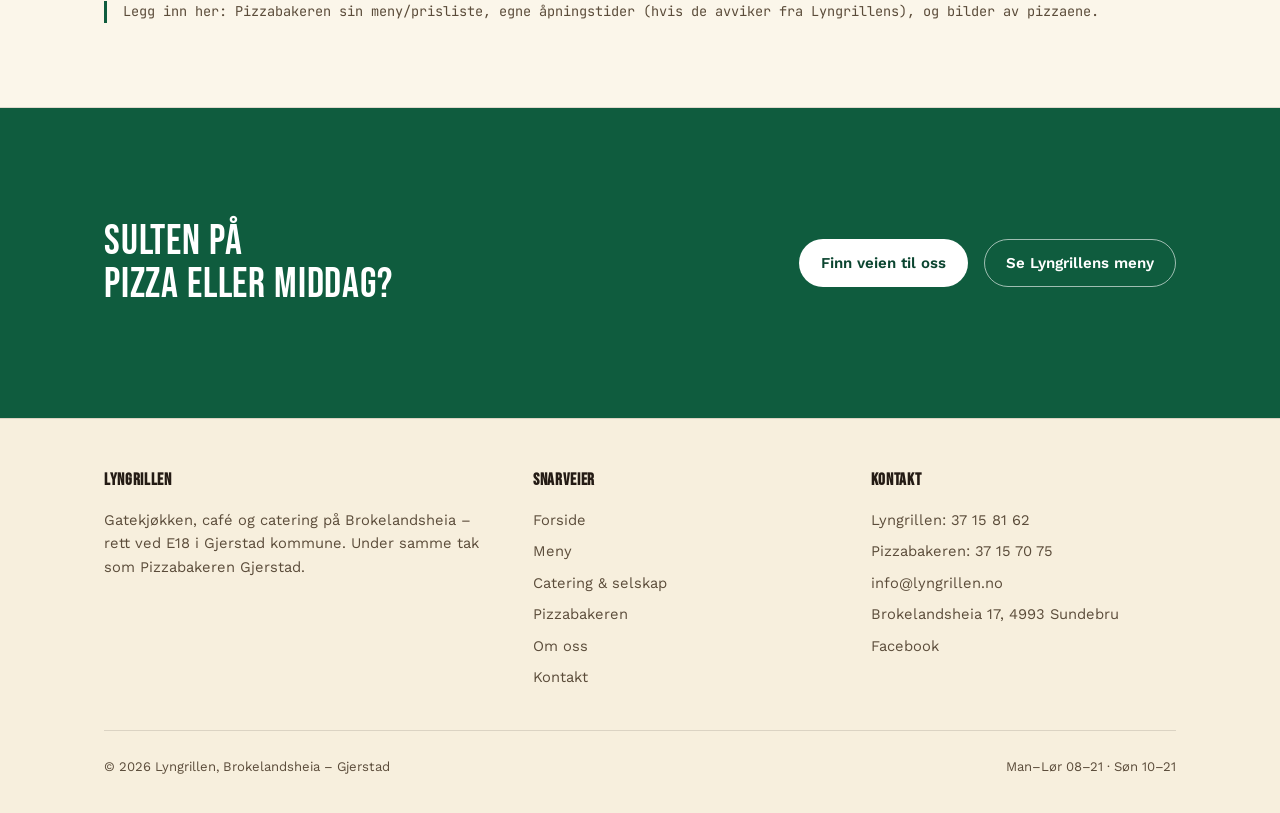
<file: pizzabakeren.html>
<!DOCTYPE html>
<html lang="no">
<head>
<meta charset="UTF-8">
<meta name="viewport" content="width=device-width, initial-scale=1.0">
<title>Pizzabakeren – Lyngrillen</title>
<meta name="description" content="Pizzabakeren Gjerstad holder til under samme tak som Lyngrillen på Brokelandsheia, og drives av samme gjeng.">

<link rel="icon" href="data:image/svg+xml,<svg xmlns=%22http://www.w3.org/2000/svg%22 viewBox=%220 0 100 100%22><circle cx=%2250%22 cy=%2250%22 r=%2250%22 fill=%22%23F7EFDD%22/><path d=%22M50 18c4 10-8 14-8 24 0 7 5 12 12 12 8 0 13-6 13-13 0-6-3-9-3-9s6 3 6 13c0 12-10 21-22 21S26 65 26 53c0-16 14-19 14-28 0-4-2-6-2-6s7 1 12 -1z%22 fill=%22%23D9531E%22/></svg>">

<link rel="preconnect" href="https://fonts.googleapis.com">
<link rel="preconnect" href="https://fonts.gstatic.com" crossorigin>
<link href="https://fonts.googleapis.com/css2?family=Bebas+Neue&family=Work+Sans:wght@400;500;600;700&family=JetBrains+Mono:wght@400;600&display=swap" rel="stylesheet">
<link rel="stylesheet" href="css/styles.css">
</head>
<body>

<header>
  <nav class="wrap">
    <a href="index.html" class="logo">LYNGRILLEN<span>.</span></a>
    <ul class="navlinks" id="navlinks">
      <li><a href="index.html">Forside</a></li>
      <li><a href="meny.html">Meny</a></li>
      <li><a href="catering.html">Catering &amp; selskap</a></li>
      <li><a href="pizzabakeren.html" class="active">Pizzabakeren</a></li>
      <li><a href="om-oss.html">Om oss</a></li>
      <li><a href="kontakt.html">Kontakt</a></li>
    </ul>
    <div class="navcta">
      <a href="tel:+4737158162" class="btn btn-ghost">37 15 81 62</a>
      <a href="kontakt.html" class="btn btn-primary">Finn oss</a>
      <button class="burger" id="burgerBtn" aria-label="Åpne meny" aria-expanded="false">☰</button>
    </div>
  </nav>
</header>

<main>

  <section class="hero" style="padding-bottom:2rem;">
    <div class="wrap">
      <span class="signpost">Under samme tak</span>
      <h1 style="margin-top:0.6rem; font-size:clamp(2.6rem,6vw,4.2rem);">Pizzabakeren<br>Gjerstad</h1>
      <p class="hero-tag">Rett ved siden av Lyngrillen på Brokelandsheia finner du Pizzabakeren Gjerstad — samme bygg, samme gjeng, og nybakt pizza fra steinovn.</p>
      <div class="hero-actions">
        <a href="tel:+4737157075" class="btn btn-primary">Ring Pizzabakeren: 37 15 70 75</a>
        <a href="https://www.pizzabakeren.no" target="_blank" rel="noopener" class="btn btn-ghost">pizzabakeren.no ↗</a>
      </div>
    </div>
  </section>

  <div class="roadline"></div>

  <section>
    <div class="wrap split">
      <div class="split-text">
        <span class="signpost">To steder, ett bygg</span>
        <h2 style="margin-top:0.6rem;">Drives av<br>samme gjeng</h2>
        <p>Pizzabakeren Gjerstad er en del av den landsdekkende Pizzabakeren-kjeden, men lokalt eid og drevet av de samme folkene som står bak Lyngrillen. Begge stedene holder til i samme bygg på Brokelandsheia, rett ved E18.</p>
        <p>Det betyr at du kan velge fritt mellom Lyngrillens middagsmat og gatekjøkken, eller en nybakt pizza fra Pizzabakeren — alt på samme stopp.</p>
        <ul class="list-check">
          <li>Samme bygg som Lyngrillen, Brokelandsheia</li>
          <li>Lokalt eid og drevet</li>
          <li>Del av Pizzabakeren-kjeden</li>
          <li>Praktisk stopp rett ved E18</li>
        </ul>
      </div>
      <div class="split-media">
        [ Bilde av Pizzabakeren-disken / pizzaen kommer her ]
      </div>
    </div>
  </section>

  <section class="section-alt">
    <div class="wrap">
      <div class="section-head">
        <span class="signpost">Kontakt Pizzabakeren</span>
        <h2>Praktisk info</h2>
      </div>
      <div class="card-grid" style="grid-template-columns:repeat(3,1fr);">
        <div class="card">
          <svg class="icon" viewBox="0 0 24 24" fill="none" stroke="currentColor" stroke-width="1.6"><path d="M4 5c0 8.5 6.5 15 15 15l3-4-6-3-2 2c-2-1-4-3-5-5l2-2-3-6z"/></svg>
          <h3>Telefon</h3>
          <p><a href="tel:+4737157075" style="color:inherit;text-decoration:none;">37 15 70 75</a></p>
        </div>
        <div class="card">
          <svg class="icon" viewBox="0 0 24 24" fill="none" stroke="currentColor" stroke-width="1.6"><path d="M12 21s-7-6.2-7-11a7 7 0 0114 0c0 4.8-7 11-7 11z"/><circle cx="12" cy="10" r="2.5"/></svg>
          <h3>Adresse</h3>
          <p>Brokelandsheia, 4993 Sundebru — samme bygg som Lyngrillen</p>
        </div>
        <div class="card">
          <svg class="icon" viewBox="0 0 24 24" fill="none" stroke="currentColor" stroke-width="1.6"><rect x="3" y="9" width="18" height="11" rx="1"/><path d="M8 9V6a4 4 0 018 0v3"/></svg>
          <h3>Nettside</h3>
          <p><a href="https://www.pizzabakeren.no" target="_blank" rel="noopener" style="color:inherit;text-decoration:none;">pizzabakeren.no ↗</a></p>
        </div>
      </div>
      <p class="note-box">Legg inn her: Pizzabakeren sin meny/prisliste, egne åpningstider (hvis de avviker fra Lyngrillens), og bilder av pizzaene.</p>
    </div>
  </section>

  <section class="cta-strip">
    <div class="wrap">
      <h2>Sulten på<br>pizza eller middag?</h2>
      <div class="hero-actions" style="margin-top:0;">
        <a href="kontakt.html" class="btn btn-primary">Finn veien til oss</a>
        <a href="meny.html" class="btn btn-ghost">Se Lyngrillens meny</a>
      </div>
    </div>
  </section>

</main>

<footer>
  <div class="wrap">
    <div class="footer-grid">
      <div>
        <h5>LYNGRILLEN</h5>
        <p>Gatekjøkken, café og catering på Brokelandsheia – rett ved E18 i Gjerstad kommune. Under samme tak som Pizzabakeren Gjerstad.</p>
      </div>
      <div>
        <h5>Snarveier</h5>
        <a href="index.html">Forside</a>
        <a href="meny.html">Meny</a>
        <a href="catering.html">Catering &amp; selskap</a>
        <a href="pizzabakeren.html">Pizzabakeren</a>
        <a href="om-oss.html">Om oss</a>
        <a href="kontakt.html">Kontakt</a>
      </div>
      <div>
        <h5>Kontakt</h5>
        <a href="tel:+4737158162">Lyngrillen: 37 15 81 62</a>
        <a href="tel:+4737157075">Pizzabakeren: 37 15 70 75</a>
        <a href="mailto:info@lyngrillen.no">info@lyngrillen.no</a>
        <a href="https://www.google.com/maps/search/?api=1&query=Lyngrillen+Brokelandsheia" target="_blank" rel="noopener">Brokelandsheia 17, 4993 Sundebru</a>
        <a href="https://www.facebook.com/p/Lyngrillen-As-100054392205674/" target="_blank" rel="noopener">Facebook</a>
      </div>
    </div>
    <div class="footer-bottom">
      <span>© <span class="js-year"></span> Lyngrillen, Brokelandsheia – Gjerstad</span>
      <span>Man–Lør 08–21 · Søn 10–21</span>
    </div>
  </div>
</footer>

<script src="js/script.js"></script>
</body>
</html>
</file>
<file: css/styles.css>
/* ===========================================================
   LYNGRILLEN — delt stilark
   Palett: varmt pergament + norsk veiskilt-grønn + ember-oransje
=========================================================== */

:root{
  --bg: #F7EFDD;
  --bg-soft: #FBF6EA;
  --card: #FFFFFF;
  --ink: #241B14;
  --ink-dim: #5B4C3A;
  --line: rgba(36,27,20,0.13);

  --ember: #D9531E;
  --ember-dark: #B8431A;
  --sign-green: #0F5C3E;
  --sign-green-dark: #0B4530;
  --mustard: #C98A1A;

  --radius: 14px;
  --maxw: 1120px;
}

*{ box-sizing: border-box; }
html{ scroll-behavior: smooth; }
body{
  margin:0;
  background: var(--bg);
  color: var(--ink);
  font-family: 'Work Sans', sans-serif;
  line-height: 1.6;
  -webkit-font-smoothing: antialiased;
}
img{ max-width:100%; display:block; }
a{ color: inherit; }

h1,h2,h3,.display{
  font-family: 'Bebas Neue', sans-serif;
  letter-spacing: 0.02em;
  font-weight: 400;
  line-height: 1.04;
  margin: 0;
  color: var(--ink);
}
.mono{ font-family: 'JetBrains Mono', monospace; }

a:focus-visible, button:focus-visible{
  outline: 2px solid var(--sign-green);
  outline-offset: 3px;
}

.wrap{
  max-width: var(--maxw);
  margin: 0 auto;
  padding: 0 24px;
}

/* ---------- Veiskilt-badge (signatur-element) ---------- */
.signpost{
  display:inline-flex;
  align-items:center;
  gap: 0.55em;
  background: var(--sign-green);
  color: #fff;
  padding: 0.4em 0.9em;
  border-radius: 5px;
  border: 2px solid #fff;
  box-shadow: 0 0 0 2px var(--sign-green-dark);
  font-family: 'Bebas Neue', sans-serif;
  letter-spacing: 0.06em;
  text-transform: uppercase;
  font-size: 0.78rem;
}
.signpost::before{
  content:"";
  width: 6px; height:6px;
  border-radius: 50%;
  background: #fff;
  flex: none;
}

/* ---------- Stiplet "kjørefelt"-linje ---------- */
.roadline{
  height: 3px;
  background-image: repeating-linear-gradient(
    90deg,
    var(--mustard) 0px, var(--mustard) 26px,
    transparent 26px, transparent 52px
  );
  opacity: 0.6;
}

/* ---------- Knapper ---------- */
.btn{
  display:inline-flex;
  align-items:center;
  gap: 0.5em;
  padding: 0.75em 1.4em;
  border-radius: 999px;
  text-decoration:none;
  font-weight:600;
  font-size: 0.94rem;
  border: 1.5px solid transparent;
  cursor:pointer;
  transition: transform .15s ease, background .15s ease, border-color .15s ease, color .15s ease;
}
.btn-primary{
  background: var(--ember);
  color: #fff;
}
.btn-primary:hover{ background: var(--ember-dark); transform: translateY(-1px); }
.btn-ghost{
  border-color: var(--ink);
  color: var(--ink);
  background: transparent;
}
.btn-ghost:hover{ border-color: var(--sign-green); color: var(--sign-green); }

/* ---------- Header / nav ---------- */
header{
  position: sticky;
  top:0;
  z-index: 50;
  background: rgba(247,239,221,0.92);
  backdrop-filter: blur(8px);
  border-bottom: 1px solid var(--line);
}
nav.wrap{
  display:flex;
  align-items:center;
  justify-content: space-between;
  height: 78px;
}
.logo{
  font-family:'Bebas Neue', sans-serif;
  font-size: 1.8rem;
  letter-spacing: 0.04em;
  text-decoration:none;
  display:flex;
  align-items:baseline;
  gap: 0.3em;
  color: var(--ink);
}
.logo span{ color: var(--ember); }
.navlinks{
  display:flex;
  gap: 2.1rem;
  list-style:none;
  margin:0; padding:0;
}
.navlinks a{
  text-decoration:none;
  font-size: 0.96rem;
  font-weight: 500;
  color: var(--ink-dim);
  transition: color .15s ease;
  padding-bottom: 4px;
  border-bottom: 2px solid transparent;
}
.navlinks a:hover,
.navlinks a.active{
  color: var(--ink);
  border-bottom-color: var(--ember);
}
.navcta{
  display:flex;
  align-items:center;
  gap: 1rem;
}
.burger{
  display:none;
  background:none;
  border:none;
  color: var(--ink);
  font-size: 1.6rem;
  cursor:pointer;
}

/* ---------- Hero (forside) ---------- */
.hero{ padding: 3.6rem 0 4rem; }
.hero-inner{
  display:grid;
  grid-template-columns: 1.15fr 0.85fr;
  gap: 3rem;
  align-items:center;
}
.hero h1{
  font-size: clamp(3rem, 7vw, 5.6rem);
  margin-top: 0.7rem;
}
.hero h1 em{ font-style:normal; color: var(--ember); }
.hero-tag{
  margin-top: 1.1rem;
  max-width: 46ch;
  color: var(--ink-dim);
  font-size: 1.08rem;
}
.hero-actions{
  margin-top: 2rem;
  display:flex;
  gap: 1rem;
  flex-wrap:wrap;
}
.status-badge{
  margin-top: 2.1rem;
  display:inline-flex;
  align-items:center;
  gap: 0.7em;
  padding: 0.55em 1em;
  border: 1px solid var(--line);
  background: var(--card);
  border-radius: 999px;
  font-family:'JetBrains Mono', monospace;
  font-size: 0.82rem;
  color: var(--ink-dim);
}
.status-dot{
  width:9px; height:9px; border-radius:50%;
  background: var(--sign-green);
}
.status-dot.closed{ background: var(--ember); }

.hero-card{
  background: var(--card);
  border: 1px solid var(--line);
  border-radius: var(--radius);
  padding: 1.8rem;
  box-shadow: 0 10px 30px rgba(36,27,20,0.06);
}
.hero-card ul{
  list-style:none;
  margin: 1.1rem 0 0;
  padding:0;
  display:grid;
  gap: 0.8rem;
}
.hero-card li{
  display:flex;
  justify-content:space-between;
  gap: 1rem;
  font-family:'JetBrains Mono', monospace;
  font-size: 0.88rem;
  color: var(--ink-dim);
  border-bottom: 1px dashed var(--line);
  padding-bottom: 0.7rem;
}
.hero-card li span:last-child{ color: var(--ink); font-weight: 600; }

/* ---------- Generisk seksjon ---------- */
section{ padding: 4.4rem 0; }
.section-head{ max-width: 60ch; margin-bottom: 2.6rem; }
.section-head h2{ font-size: clamp(2.1rem, 4.6vw, 3rem); margin-top: 0.55rem; }
.section-head p{ color: var(--ink-dim); margin-top: 0.9rem; }
.section-alt{ background: var(--bg-soft); border-top: 1px solid var(--line); border-bottom: 1px solid var(--line); }

/* ---------- Kort-grid (highlights / meny) ---------- */
.card-grid{
  display:grid;
  grid-template-columns: repeat(4, 1fr);
  gap: 1.4rem;
}
.card{
  background: var(--card);
  border: 1px solid var(--line);
  border-radius: var(--radius);
  padding: 1.7rem 1.5rem;
  transition: border-color .15s ease, transform .15s ease, box-shadow .15s ease;
}
.card:hover{
  border-color: var(--ember);
  transform: translateY(-3px);
  box-shadow: 0 12px 26px rgba(36,27,20,0.08);
}
.card .icon{
  width: 38px; height:38px;
  margin-bottom: 1rem;
  color: var(--sign-green);
}
.card h3{ font-size: 1.5rem; }
.card p{ margin-top: 0.55rem; color: var(--ink-dim); font-size: 0.93rem; }
.card a.card-link{
  display:inline-block;
  margin-top: 0.9rem;
  font-family:'JetBrains Mono', monospace;
  font-size: 0.8rem;
  color: var(--ember);
  text-decoration:none;
}
.card a.card-link:hover{ text-decoration: underline; }

.note-box{
  margin-top: 2rem;
  font-family:'JetBrains Mono', monospace;
  font-size: 0.85rem;
  color: var(--ink-dim);
  border-left: 3px solid var(--sign-green);
  padding-left: 1rem;
}

/* ---------- To-kolonne (om oss / catering) ---------- */
.split{
  display:grid;
  grid-template-columns: 1fr 1fr;
  gap: 3rem;
  align-items:center;
}
.split.reverse .split-media{ order: 2; }
.split-media{
  aspect-ratio: 4/3;
  border-radius: var(--radius);
  background: var(--bg-soft);
  border: 1px dashed var(--line);
  display:flex;
  align-items:center;
  justify-content:center;
  color: var(--ink-dim);
  font-family:'JetBrains Mono', monospace;
  font-size: 0.85rem;
  text-align:center;
  padding: 1rem;
}
.split-text p{ color: var(--ink-dim); }
.split-text p + p{ margin-top: 1rem; }

.list-check{
  list-style:none;
  margin: 1.4rem 0 0;
  padding:0;
  display:grid;
  gap: 0.9rem;
}
.list-check li{
  display:flex;
  gap: 0.8rem;
  color: var(--ink-dim);
}
.list-check li::before{
  content:"";
  flex: none;
  width: 8px; height:8px;
  margin-top: 0.55em;
  border-radius:50%;
  background: var(--ember);
}

/* ---------- Statistikkrad (om oss) ---------- */
.stat-row{
  display:grid;
  grid-template-columns: repeat(4,1fr);
  gap: 1.4rem;
  margin-top: 2.6rem;
}
.stat{
  border-top: 3px solid var(--sign-green);
  padding-top: 0.8rem;
}
.stat .num{ font-family:'Bebas Neue', sans-serif; font-size: 2.2rem; }
.stat .label{ color: var(--ink-dim); font-size: 0.85rem; }

/* ---------- Facebook-seksjon ---------- */
.fb-section{
  text-align:center;
}
.fb-embed-wrap{
  margin: 2rem auto 0;
  max-width: 560px;
  border-radius: var(--radius);
  overflow:hidden;
  border: 1px solid var(--line);
  background: var(--card);
}
.fb-embed-wrap iframe{ width:100%; display:block; }

/* ---------- Kontakt ---------- */
.contact-grid{
  display:grid;
  grid-template-columns: 0.9fr 1.1fr;
  gap: 3rem;
  align-items:start;
}
.contact-block{ display:grid; gap: 1.4rem; }
.contact-item{ display:flex; gap: 1rem; align-items:flex-start; }
.contact-item .ic{
  flex:none;
  width: 38px; height:38px;
  border-radius: 10px;
  background: var(--card);
  border: 1px solid var(--line);
  display:flex;
  align-items:center;
  justify-content:center;
  color: var(--sign-green);
}
.contact-item h4{ margin:0 0 0.2rem; font-family:'Work Sans', sans-serif; font-weight:600; font-size: 1rem; }
.contact-item p, .contact-item a{ margin:0; color: var(--ink-dim); text-decoration:none; font-size: 0.95rem; }
.contact-item a:hover{ color: var(--ember); }

.hours-table{
  width:100%;
  border-collapse: collapse;
  font-family:'JetBrains Mono', monospace;
  font-size: 0.92rem;
}
.hours-table td{
  padding: 0.55rem 0;
  border-bottom: 1px dashed var(--line);
  color: var(--ink-dim);
}
.hours-table td:last-child{ text-align:right; color: var(--ink); font-weight:600; }
.hours-table tr.today td{ color: var(--ink); }
.hours-table tr.today td:first-child::before{
  content:"● ";
  color: var(--sign-green);
}

.map-frame{
  border-radius: var(--radius);
  overflow:hidden;
  border: 1px solid var(--line);
}
.map-frame iframe{ width:100%; height: 420px; border:0; display:block; }

/* ---------- CTA-stripe ---------- */
.cta-strip{
  background: var(--sign-green);
  color: #fff;
}
.cta-strip .wrap{
  display:flex;
  align-items:center;
  justify-content:space-between;
  gap: 1.5rem;
  flex-wrap:wrap;
  padding: 2.6rem 24px;
}
.cta-strip h2{ color:#fff; font-size: clamp(1.8rem, 4vw, 2.6rem); }
.cta-strip .btn-primary{ background:#fff; color: var(--sign-green-dark); }
.cta-strip .btn-primary:hover{ background: var(--bg-soft); }
.cta-strip .btn-ghost{ border-color: rgba(255,255,255,0.6); color:#fff; }
.cta-strip .btn-ghost:hover{ border-color:#fff; color:#fff; }

/* ---------- Footer ---------- */
footer{ padding: 3rem 0 2.2rem; border-top: 1px solid var(--line); }
.footer-grid{
  display:grid;
  grid-template-columns: 1.3fr 1fr 1fr;
  gap: 2rem;
  padding-bottom: 2rem;
}
.footer-grid h5{
  font-family:'Bebas Neue', sans-serif;
  font-size: 1.05rem;
  letter-spacing: 0.04em;
  margin: 0 0 0.9rem;
}
.footer-grid p, .footer-grid a{
  color: var(--ink-dim);
  text-decoration:none;
  font-size: 0.92rem;
  display:block;
  margin-bottom: 0.5rem;
}
.footer-grid a:hover{ color: var(--ember); }
.footer-bottom{
  padding-top: 1.6rem;
  border-top: 1px solid var(--line);
  font-size: 0.82rem;
  color: var(--ink-dim);
  display:flex;
  justify-content:space-between;
  flex-wrap:wrap;
  gap: 0.6rem;
}

/* ---------- Responsivt ---------- */
@media (max-width: 880px){
  .navlinks{
    position: fixed;
    inset: 78px 0 auto 0;
    background: var(--bg);
    border-bottom: 1px solid var(--line);
    flex-direction: column;
    padding: 1.5rem 24px;
    gap: 1.1rem;
    transform: translateY(-130%);
    transition: transform .2s ease;
  }
  .navlinks.open{ transform: translateY(0); }
  .burger{ display:block; }
  .hero-inner{ grid-template-columns: 1fr; }
  .split{ grid-template-columns: 1fr; }
  .split-media{ order: -1; }
  .card-grid{ grid-template-columns: repeat(2, 1fr); }
  .stat-row{ grid-template-columns: repeat(2,1fr); }
  .contact-grid{ grid-template-columns: 1fr; }
  .footer-grid{ grid-template-columns: 1fr; gap: 1.6rem; }
  .navcta .btn-ghost{ display:none; }
}
@media (max-width: 520px){
  .card-grid{ grid-template-columns: 1fr; }
  section{ padding: 3.2rem 0; }
}
@media (prefers-reduced-motion: reduce){
  html{ scroll-behavior:auto; }
  *{ transition:none !important; }
}
</file>
